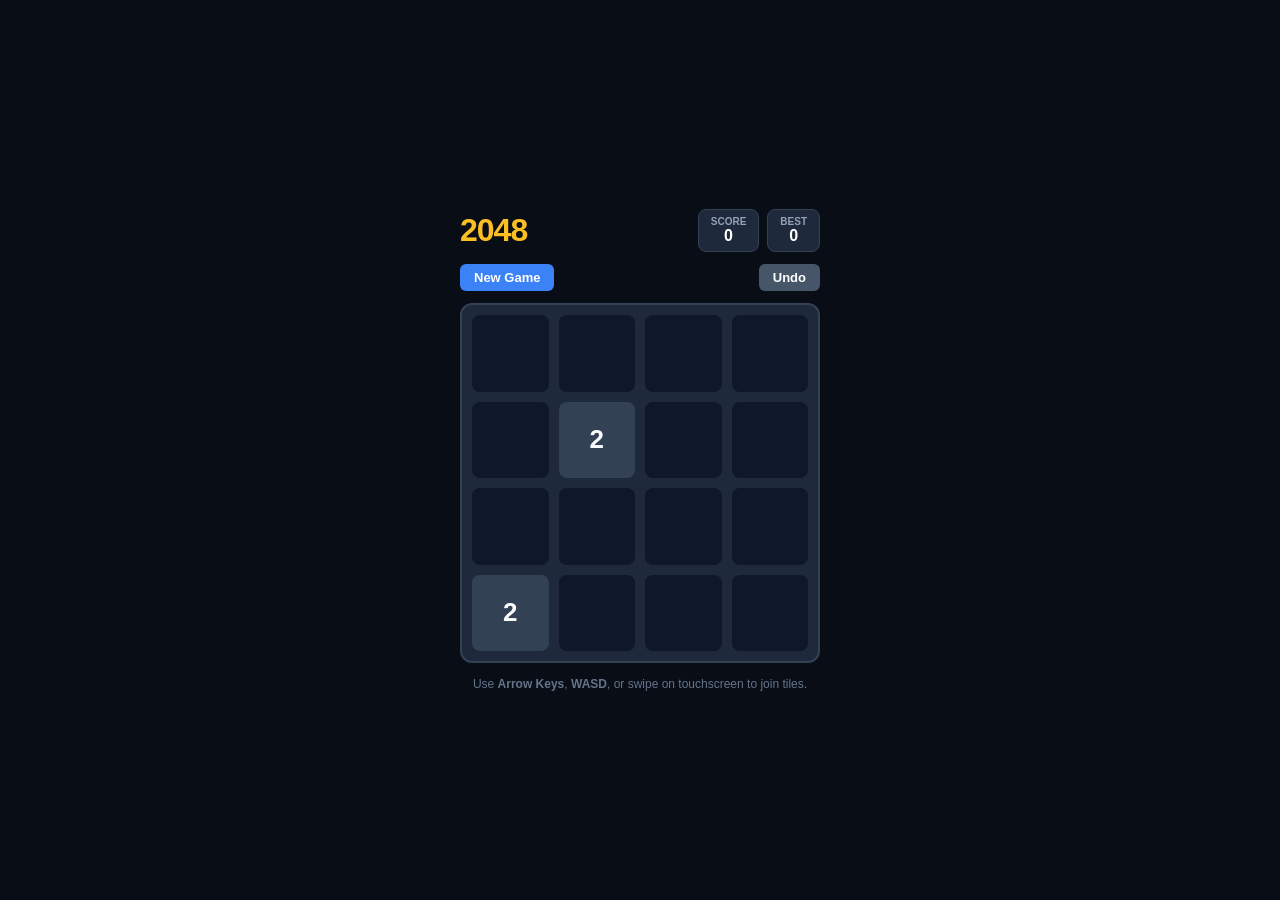
<file: public/games/2048.html>
<!DOCTYPE html>
<html lang="en">
<head>
  <meta charset="UTF-8">
  <meta name="viewport" content="width=device-width, initial-scale=1.0, user-scalable=no">
  <title>2048 Classic</title>
  <style>
    * { box-sizing: border-box; margin: 0; padding: 0; user-select: none; }
    body {
      background: #090d16;
      color: #f8fafc;
      font-family: -apple-system, BlinkMacSystemFont, "Segoe UI", Roboto, sans-serif;
      display: flex;
      flex-direction: column;
      align-items: center;
      justify-content: center;
      min-height: 100vh;
      padding: 10px;
    }
    .header-bar {
      display: flex;
      justify-content: space-between;
      align-items: center;
      width: 360px;
      max-width: 95vw;
      margin-bottom: 12px;
    }
    .title {
      font-size: 32px;
      font-weight: 800;
      color: #fbbf24;
      letter-spacing: -1px;
    }
    .scores {
      display: flex;
      gap: 8px;
    }
    .score-chip {
      background: #1e293b;
      border: 1px solid #334155;
      padding: 6px 12px;
      border-radius: 8px;
      text-align: center;
    }
    .score-label {
      font-size: 10px;
      color: #94a3b8;
      text-transform: uppercase;
      font-weight: 700;
    }
    .score-value {
      font-size: 16px;
      font-weight: 700;
      color: #ffffff;
    }
    .controls-row {
      display: flex;
      justify-content: space-between;
      width: 360px;
      max-width: 95vw;
      margin-bottom: 12px;
    }
    .action-btn {
      background: #3b82f6;
      color: white;
      border: none;
      padding: 6px 14px;
      border-radius: 6px;
      font-size: 13px;
      font-weight: 600;
      cursor: pointer;
    }
    .action-btn:hover { background: #2563eb; }
    .grid-board {
      width: 360px;
      height: 360px;
      max-width: 95vw;
      max-height: 95vw;
      background: #1e293b;
      border: 2px solid #334155;
      border-radius: 12px;
      padding: 10px;
      display: grid;
      grid-template-columns: repeat(4, 1fr);
      grid-template-rows: repeat(4, 1fr);
      gap: 10px;
      position: relative;
    }
    .tile {
      background: #0f172a;
      border-radius: 8px;
      display: flex;
      align-items: center;
      justify-content: center;
      font-size: 26px;
      font-weight: 800;
      transition: transform 0.12s ease, background-color 0.12s ease;
    }
    .t-2 { background: #334155; color: #f8fafc; }
    .t-4 { background: #475569; color: #f8fafc; }
    .t-8 { background: #f97316; color: #ffffff; }
    .t-16 { background: #ea580c; color: #ffffff; }
    .t-32 { background: #f43f5e; color: #ffffff; }
    .t-64 { background: #e11d48; color: #ffffff; }
    .t-128 { background: #eab308; color: #ffffff; font-size: 22px; }
    .t-256 { background: #ca8a04; color: #ffffff; font-size: 22px; }
    .t-512 { background: #84cc16; color: #ffffff; font-size: 22px; }
    .t-1024 { background: #10b981; color: #ffffff; font-size: 18px; }
    .t-2048 { background: #06b6d4; color: #ffffff; font-size: 18px; box-shadow: 0 0 15px #06b6d4; }
    .t-super { background: #8b5cf6; color: #ffffff; font-size: 16px; }

    #overlay {
      position: absolute;
      inset: 0;
      background: rgba(9, 13, 22, 0.9);
      border-radius: 10px;
      display: flex;
      flex-direction: column;
      align-items: center;
      justify-content: center;
      opacity: 0;
      pointer-events: none;
      transition: opacity 0.2s;
    }
    #overlay.active { opacity: 1; pointer-events: auto; }
    .msg { font-size: 24px; font-weight: 700; margin-bottom: 12px; }
    .hint { font-size: 12px; color: #64748b; margin-top: 14px; text-align: center; }
  </style>
</head>
<body>
  <div class="header-bar">
    <div class="title">2048</div>
    <div class="scores">
      <div class="score-chip">
        <div class="score-label">Score</div>
        <div class="score-value" id="score">0</div>
      </div>
      <div class="score-chip">
        <div class="score-label">Best</div>
        <div class="score-value" id="best">0</div>
      </div>
    </div>
  </div>

  <div class="controls-row">
    <button class="action-btn" id="new-btn">New Game</button>
    <button class="action-btn" id="undo-btn" style="background: #475569;">Undo</button>
  </div>

  <div class="grid-board" id="board">
    <div id="overlay">
      <div class="msg" id="game-over-msg">Game Over!</div>
      <button class="action-btn" id="retry-btn">Try Again</button>
    </div>
  </div>

  <div class="hint">Use <b>Arrow Keys</b>, <b>WASD</b>, or swipe on touchscreen to join tiles.</div>

  <script>
    const boardEl = document.getElementById('board');
    const scoreEl = document.getElementById('score');
    const bestEl = document.getElementById('best');
    const overlay = document.getElementById('overlay');
    const gameOverMsg = document.getElementById('game-over-msg');
    const newBtn = document.getElementById('new-btn');
    const retryBtn = document.getElementById('retry-btn');
    const undoBtn = document.getElementById('undo-btn');

    let board = [
      [0, 0, 0, 0],
      [0, 0, 0, 0],
      [0, 0, 0, 0],
      [0, 0, 0, 0]
    ];
    let previousState = null;
    let score = 0;
    let previousScore = 0;
    let best = parseInt(localStorage.getItem('2048_best') || '0', 10);
    bestEl.innerText = best;

    // Web Audio
    const audioCtx = new (window.AudioContext || window.webkitAudioContext)();
    function playTone(freq, dur = 0.05) {
      if (audioCtx.state === 'suspended') audioCtx.resume();
      try {
        const osc = audioCtx.createOscillator();
        const gain = audioCtx.createGain();
        osc.frequency.value = freq;
        gain.gain.setValueAtTime(0.08, audioCtx.currentTime);
        gain.gain.exponentialRampToValueAtTime(0.01, audioCtx.currentTime + dur);
        osc.connect(gain);
        gain.connect(audioCtx.destination);
        osc.start();
        osc.stop(audioCtx.currentTime + dur);
      } catch(e) {}
    }

    function init() {
      // create 16 tile slots
      for (let i = 0; i < 16; i++) {
        const slot = document.createElement('div');
        slot.className = 'tile';
        slot.id = 'cell-' + i;
        boardEl.appendChild(slot);
      }
      resetGame();
    }

    function resetGame() {
      board = [
        [0, 0, 0, 0],
        [0, 0, 0, 0],
        [0, 0, 0, 0],
        [0, 0, 0, 0]
      ];
      score = 0;
      scoreEl.innerText = score;
      overlay.classList.remove('active');
      addRandomTile();
      addRandomTile();
      render();
    }

    function addRandomTile() {
      const empty = [];
      for (let r = 0; r < 4; r++) {
        for (let c = 0; c < 4; c++) {
          if (board[r][c] === 0) empty.push({ r, c });
        }
      }
      if (empty.length > 0) {
        const pick = empty[Math.floor(Math.random() * empty.length)];
        board[pick.r][pick.c] = Math.random() < 0.9 ? 2 : 4;
      }
    }

    function render() {
      for (let r = 0; r < 4; r++) {
        for (let c = 0; c < 4; c++) {
          const val = board[r][c];
          const cell = document.getElementById('cell-' + (r * 4 + c));
          cell.innerText = val > 0 ? val : '';
          cell.className = 'tile ' + (val > 0 ? (val > 2048 ? 't-super' : 't-' + val) : '');
        }
      }
    }

    function slideRow(row) {
      let filtered = row.filter(val => val !== 0);
      let newRow = [];
      for (let i = 0; i < filtered.length; i++) {
        if (i < filtered.length - 1 && filtered[i] === filtered[i + 1]) {
          const combined = filtered[i] * 2;
          newRow.push(combined);
          score += combined;
          playTone(300 + Math.min(combined, 1000));
          i++;
        } else {
          newRow.push(filtered[i]);
        }
      }
      while (newRow.length < 4) newRow.push(0);
      return newRow;
    }

    function move(dir) {
      const original = JSON.stringify(board);
      saveState();

      if (dir === 'left') {
        for (let r = 0; r < 4; r++) board[r] = slideRow(board[r]);
      } else if (dir === 'right') {
        for (let r = 0; r < 4; r++) board[r] = slideRow(board[r].slice().reverse()).reverse();
      } else if (dir === 'up') {
        for (let c = 0; c < 4; c++) {
          let col = [board[0][c], board[1][c], board[2][c], board[3][c]];
          let newCol = slideRow(col);
          for (let r = 0; r < 4; r++) board[r][c] = newCol[r];
        }
      } else if (dir === 'down') {
        for (let c = 0; c < 4; c++) {
          let col = [board[0][c], board[1][c], board[2][c], board[3][c]].reverse();
          let newCol = slideRow(col).reverse();
          for (let r = 0; r < 4; r++) board[r][c] = newCol[r];
        }
      }

      if (original !== JSON.stringify(board)) {
        addRandomTile();
        scoreEl.innerText = score;
        if (score > best) {
          best = score;
          bestEl.innerText = best;
          localStorage.setItem('2048_best', best);
        }
        render();
        checkGameOver();
      }
    }

    function saveState() {
      previousState = JSON.parse(JSON.stringify(board));
      previousScore = score;
    }

    function undo() {
      if (previousState) {
        board = JSON.parse(JSON.stringify(previousState));
        score = previousScore;
        scoreEl.innerText = score;
        previousState = null;
        render();
      }
    }

    function checkGameOver() {
      // Check for 2048 win
      for (let r = 0; r < 4; r++) {
        for (let c = 0; c < 4; c++) {
          if (board[r][c] === 2048 && !board.won) {
            gameOverMsg.innerText = 'You reached 2048!';
            overlay.classList.add('active');
            board.won = true;
            return;
          }
        }
      }

      // Check empty
      for (let r = 0; r < 4; r++) {
        for (let c = 0; c < 4; c++) {
          if (board[r][c] === 0) return;
          if (r < 3 && board[r][c] === board[r + 1][c]) return;
          if (c < 3 && board[r][c] === board[r][c + 1]) return;
        }
      }

      gameOverMsg.innerText = 'Game Over!';
      overlay.classList.add('active');
    }

    window.addEventListener('keydown', (e) => {
      if (e.key === 'ArrowLeft' || e.key === 'a' || e.key === 'A') move('left');
      else if (e.key === 'ArrowRight' || e.key === 'd' || e.key === 'D') move('right');
      else if (e.key === 'ArrowUp' || e.key === 'w' || e.key === 'W') move('up');
      else if (e.key === 'ArrowDown' || e.key === 's' || e.key === 'S') move('down');
    });

    // Touch swipe
    let touchStartX = 0;
    let touchStartY = 0;
    boardEl.addEventListener('touchstart', (e) => {
      touchStartX = e.touches[0].clientX;
      touchStartY = e.touches[0].clientY;
    }, { passive: true });

    boardEl.addEventListener('touchend', (e) => {
      const diffX = e.changedTouches[0].clientX - touchStartX;
      const diffY = e.changedTouches[0].clientY - touchStartY;
      if (Math.abs(diffX) > Math.abs(diffY)) {
        if (diffX > 30) move('right');
        else if (diffX < -30) move('left');
      } else {
        if (diffY > 30) move('down');
        else if (diffY < -30) move('up');
      }
    }, { passive: true });

    newBtn.onclick = resetGame;
    retryBtn.onclick = resetGame;
    undoBtn.onclick = undo;

    init();
  </script>
</body>
</html>
</file>
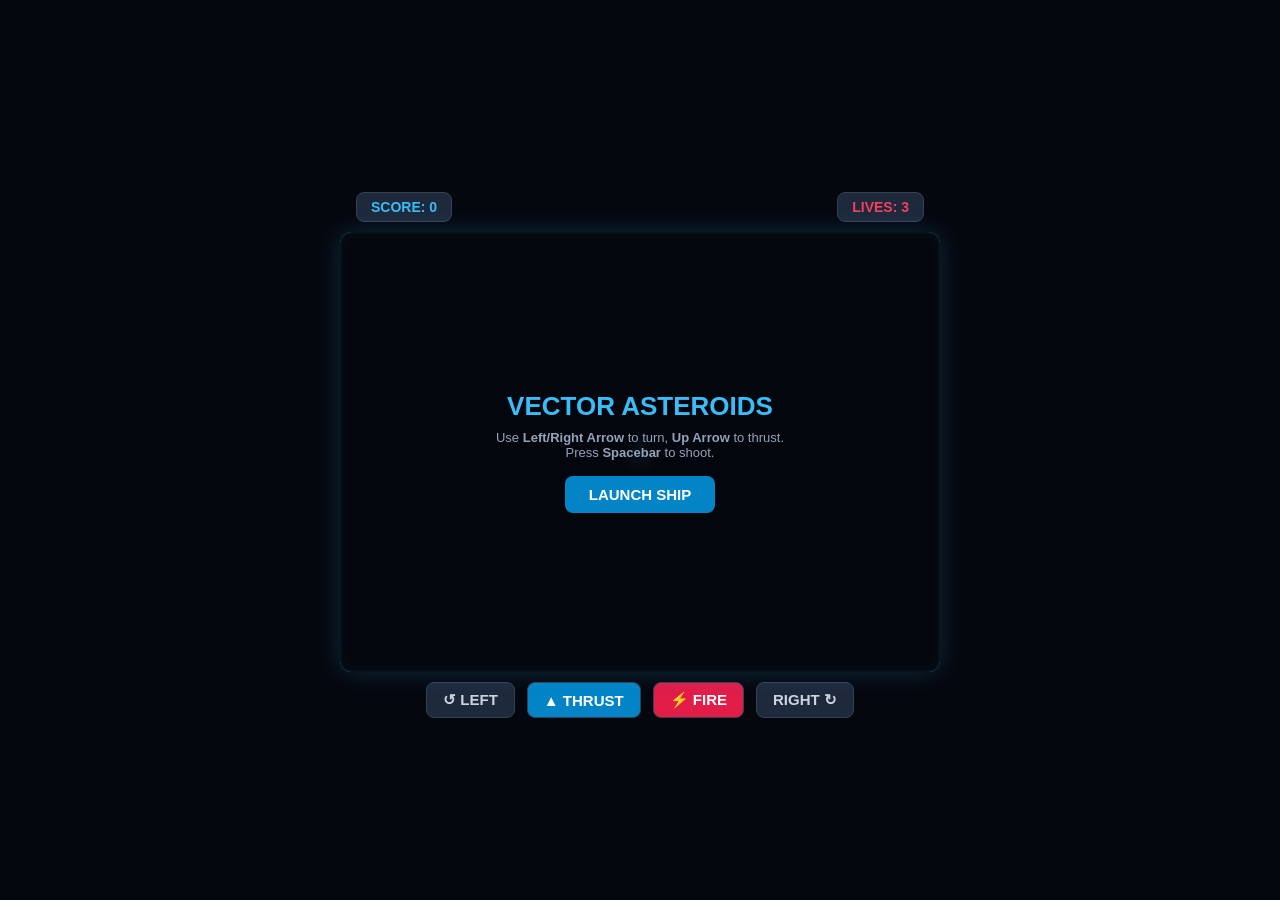
<file: public/games/asteroids.html>
<!DOCTYPE html>
<html lang="en">
<head>
  <meta charset="UTF-8">
  <meta name="viewport" content="width=device-width, initial-scale=1.0, user-scalable=no">
  <title>Vector Asteroids</title>
  <style>
    * { box-sizing: border-box; margin: 0; padding: 0; user-select: none; }
    body {
      background: #05070e;
      color: #f8fafc;
      font-family: -apple-system, BlinkMacSystemFont, "Segoe UI", Roboto, sans-serif;
      display: flex;
      flex-direction: column;
      align-items: center;
      justify-content: center;
      min-height: 100vh;
      overflow: hidden;
    }
    #hud {
      display: flex;
      justify-content: space-between;
      width: 100%;
      max-width: 600px;
      padding: 10px 16px;
      font-size: 14px;
      font-weight: 700;
    }
    .hud-box {
      background: #1e293b;
      padding: 6px 14px;
      border-radius: 8px;
      border: 1px solid #334155;
    }
    #canvas-container {
      position: relative;
      width: 600px;
      height: 440px;
      max-width: 95vw;
      max-height: 70vh;
    }
    canvas {
      width: 100%;
      height: 100%;
      background: #02040a;
      border: 2px solid #38bdf8;
      border-radius: 12px;
      box-shadow: 0 0 25px rgba(56, 189, 248, 0.2);
      display: block;
    }
    #overlay {
      position: absolute;
      inset: 0;
      background: rgba(5, 7, 14, 0.9);
      backdrop-filter: blur(4px);
      display: flex;
      flex-direction: column;
      align-items: center;
      justify-content: center;
      border-radius: 12px;
    }
    #overlay.hidden { display: none; }
    h1 { font-size: 26px; color: #38bdf8; margin-bottom: 8px; font-weight: 800; }
    p { font-size: 13px; color: #94a3b8; margin-bottom: 16px; text-align: center; }
    button {
      background: #0284c7;
      color: white;
      border: none;
      padding: 10px 24px;
      font-size: 15px;
      font-weight: 700;
      border-radius: 8px;
      cursor: pointer;
    }
    button:hover { background: #0369a1; }
    #touch-bar {
      display: flex;
      gap: 12px;
      margin-top: 10px;
    }
    .t-btn {
      padding: 8px 16px;
      background: #1e293b;
      border: 1px solid #334155;
      border-radius: 8px;
      color: #cbd5e1;
      font-weight: 700;
      cursor: pointer;
    }
    .t-btn:active { background: #38bdf8; color: black; }
  </style>
</head>
<body>
  <div id="hud">
    <div class="hud-box" style="color: #38bdf8;">SCORE: <span id="score">0</span></div>
    <div class="hud-box" style="color: #f43f5e;">LIVES: <span id="lives">3</span></div>
  </div>

  <div id="canvas-container">
    <canvas id="canvas" width="600" height="440"></canvas>
    <div id="overlay">
      <h1 id="overlay-title">VECTOR ASTEROIDS</h1>
      <p id="overlay-desc">Use <b>Left/Right Arrow</b> to turn, <b>Up Arrow</b> to thrust.<br>Press <b>Spacebar</b> to shoot.</p>
      <button id="start-btn">LAUNCH SHIP</button>
    </div>
  </div>

  <div id="touch-bar">
    <button class="t-btn" id="btn-left">↺ LEFT</button>
    <button class="t-btn" id="btn-thrust" style="background: #0284c7; color: white;">▲ THRUST</button>
    <button class="t-btn" id="btn-fire" style="background: #e11d48; color: white;">⚡ FIRE</button>
    <button class="t-btn" id="btn-right">RIGHT ↻</button>
  </div>

  <script>
    const canvas = document.getElementById('canvas');
    const ctx = canvas.getContext('2d');
    const scoreEl = document.getElementById('score');
    const livesEl = document.getElementById('lives');
    const overlay = document.getElementById('overlay');
    const overlayTitle = document.getElementById('overlay-title');
    const startBtn = document.getElementById('start-btn');

    let ship = {
      x: 300, y: 220, r: 12,
      angle: -Math.PI / 2,
      rotation: 0,
      thrust: false,
      vx: 0, vy: 0
    };

    let asteroids = [];
    let lasers = [];
    let score = 0;
    let lives = 3;
    let isRunning = false;
    let keys = {};

    // Web Audio FX
    const audioCtx = new (window.AudioContext || window.webkitAudioContext)();
    function playTone(freq, dur = 0.05, type = 'sine') {
      if (audioCtx.state === 'suspended') audioCtx.resume();
      try {
        const osc = audioCtx.createOscillator();
        const gain = audioCtx.createGain();
        osc.type = type;
        osc.frequency.setValueAtTime(freq, audioCtx.currentTime);
        gain.gain.setValueAtTime(0.1, audioCtx.currentTime);
        gain.gain.linearRampToValueAtTime(0, audioCtx.currentTime + dur);
        osc.connect(gain);
        gain.connect(audioCtx.destination);
        osc.start();
        osc.stop(audioCtx.currentTime + dur);
      } catch(e) {}
    }

    function createAsteroid(x, y, r) {
      const vertCount = Math.floor(Math.random() * 4) + 8;
      const offsets = [];
      for (let i = 0; i < vertCount; i++) {
        offsets.push(Math.random() * 0.4 + 0.8);
      }
      return {
        x, y, r,
        vx: (Math.random() - 0.5) * (80 / r),
        vy: (Math.random() - 0.5) * (80 / r),
        vertCount, offsets
      };
    }

    function spawnAsteroidBelt(count = 5) {
      asteroids = [];
      for (let i = 0; i < count; i++) {
        let x, y;
        do {
          x = Math.random() * canvas.width;
          y = Math.random() * canvas.height;
        } while (Math.hypot(x - ship.x, y - ship.y) < 120);
        asteroids.push(createAsteroid(x, y, 40));
      }
    }

    function fireLaser() {
      if (!isRunning) return;
      if (lasers.length < 5) {
        lasers.push({
          x: ship.x + Math.cos(ship.angle) * ship.r,
          y: ship.y + Math.sin(ship.angle) * ship.r,
          vx: Math.cos(ship.angle) * 8 + ship.vx * 0.5,
          vy: Math.sin(ship.angle) * 8 + ship.vy * 0.5,
          life: 45
        });
        playTone(800, 0.06);
      }
    }

    function start() {
      ship.x = canvas.width / 2;
      ship.y = canvas.height / 2;
      ship.vx = 0;
      ship.vy = 0;
      ship.angle = -Math.PI / 2;
      score = 0;
      lives = 3;
      scoreEl.innerText = score;
      livesEl.innerText = lives;
      lasers = [];
      spawnAsteroidBelt(5);
      overlay.classList.add('hidden');
      isRunning = true;
      requestAnimationFrame(loop);
    }

    function loop() {
      if (!isRunning) return;

      // Ship turn
      if (keys['ArrowLeft'] || keys['a'] || keys['A']) ship.angle -= 0.07;
      if (keys['ArrowRight'] || keys['d'] || keys['D']) ship.angle += 0.07;

      // Thrust
      ship.thrust = (keys['ArrowUp'] || keys['w'] || keys['W']);
      if (ship.thrust) {
        ship.vx += Math.cos(ship.angle) * 0.15;
        ship.vy += Math.sin(ship.angle) * 0.15;
        if (Math.random() < 0.2) playTone(90, 0.04, 'sawtooth');
      }

      // Drag
      ship.vx *= 0.985;
      ship.vy *= 0.985;

      // Position update
      ship.x += ship.vx;
      ship.y += ship.vy;

      // Wrap edges
      if (ship.x < 0) ship.x = canvas.width;
      if (ship.x > canvas.width) ship.x = 0;
      if (ship.y < 0) ship.y = canvas.height;
      if (ship.y > canvas.height) ship.y = 0;

      // Lasers
      for (let i = lasers.length - 1; i >= 0; i--) {
        const l = lasers[i];
        l.x += l.vx;
        l.y += l.vy;
        l.life--;

        if (l.x < 0) l.x = canvas.width;
        if (l.x > canvas.width) l.x = 0;
        if (l.y < 0) l.y = canvas.height;
        if (l.y > canvas.height) l.y = 0;

        if (l.life <= 0) lasers.splice(i, 1);
      }

      // Asteroids move & collision
      for (let ai = asteroids.length - 1; ai >= 0; ai--) {
        const a = asteroids[ai];
        a.x += a.vx;
        a.y += a.vy;

        if (a.x < -a.r) a.x = canvas.width + a.r;
        if (a.x > canvas.width + a.r) a.x = -a.r;
        if (a.y < -a.r) a.y = canvas.height + a.r;
        if (a.y > canvas.height + a.r) a.y = -a.r;

        // Ship collision
        if (Math.hypot(ship.x - a.x, ship.y - a.y) < ship.r + a.r * 0.8) {
          lives--;
          livesEl.innerText = lives;
          playTone(130, 0.3, 'sawtooth');
          ship.x = canvas.width / 2;
          ship.y = canvas.height / 2;
          ship.vx = 0;
          ship.vy = 0;
          if (lives <= 0) {
            endGame(false);
            return;
          }
        }

        // Laser hit asteroid
        for (let li = lasers.length - 1; li >= 0; li--) {
          const l = lasers[li];
          if (Math.hypot(l.x - a.x, l.y - a.y) < a.r) {
            lasers.splice(li, 1);
            score += Math.floor(1000 / a.r);
            scoreEl.innerText = score;
            playTone(260, 0.15, 'sawtooth');

            if (a.r > 20) {
              asteroids.push(createAsteroid(a.x, a.y, a.r / 2));
              asteroids.push(createAsteroid(a.x, a.y, a.r / 2));
            }
            asteroids.splice(ai, 1);
            break;
          }
        }
      }

      if (asteroids.length === 0) {
        spawnAsteroidBelt(6);
      }

      render();
      requestAnimationFrame(loop);
    }

    function render() {
      ctx.fillStyle = '#02040a';
      ctx.fillRect(0, 0, canvas.width, canvas.height);

      // Asteroids
      ctx.strokeStyle = '#94a3b8';
      ctx.lineWidth = 1.5;
      asteroids.forEach(a => {
        ctx.beginPath();
        for (let i = 0; i < a.vertCount; i++) {
          const angle = (i / a.vertCount) * Math.PI * 2;
          const dist = a.r * a.offsets[i];
          const px = a.x + Math.cos(angle) * dist;
          const py = a.y + Math.sin(angle) * dist;
          if (i === 0) ctx.moveTo(px, py);
          else ctx.lineTo(px, py);
        }
        ctx.closePath();
        ctx.stroke();
      });

      // Lasers
      ctx.fillStyle = '#f43f5e';
      ctx.shadowColor = '#f43f5e';
      ctx.shadowBlur = 8;
      lasers.forEach(l => {
        ctx.beginPath();
        ctx.arc(l.x, l.y, 3, 0, Math.PI * 2);
        ctx.fill();
      });
      ctx.shadowBlur = 0;

      // Ship
      ctx.save();
      ctx.translate(ship.x, ship.y);
      ctx.rotate(ship.angle);

      ctx.strokeStyle = '#38bdf8';
      ctx.shadowColor = '#38bdf8';
      ctx.shadowBlur = 6;
      ctx.lineWidth = 2;
      ctx.beginPath();
      ctx.moveTo(ship.r, 0);
      ctx.lineTo(-ship.r, -ship.r * 0.7);
      ctx.lineTo(-ship.r * 0.5, 0);
      ctx.lineTo(-ship.r, ship.r * 0.7);
      ctx.closePath();
      ctx.stroke();

      // Flame
      if (ship.thrust) {
        ctx.strokeStyle = '#fb923c';
        ctx.beginPath();
        ctx.moveTo(-ship.r * 0.6, -ship.r * 0.3);
        ctx.lineTo(-ship.r * 1.5, 0);
        ctx.lineTo(-ship.r * 0.6, ship.r * 0.3);
        ctx.stroke();
      }

      ctx.restore();
    }

    function endGame(won) {
      isRunning = false;
      overlayTitle.innerText = 'VESSEL DESTROYED';
      document.getElementById('overlay-desc').innerText = `Final Score: ${score}`;
      startBtn.innerText = 'RESTART SYSTEM';
      overlay.classList.remove('hidden');
    }

    window.addEventListener('keydown', (e) => {
      keys[e.key] = true;
      if (e.code === 'Space' || e.key === ' ') {
        e.preventDefault();
        fireLaser();
      }
    });
    window.addEventListener('keyup', (e) => { keys[e.key] = false; });

    document.getElementById('btn-left').onmousedown = () => { keys['ArrowLeft'] = true; };
    document.getElementById('btn-left').onmouseup = () => { keys['ArrowLeft'] = false; };
    document.getElementById('btn-right').onmousedown = () => { keys['ArrowRight'] = true; };
    document.getElementById('btn-right').onmouseup = () => { keys['ArrowRight'] = false; };
    document.getElementById('btn-thrust').onmousedown = () => { keys['ArrowUp'] = true; };
    document.getElementById('btn-thrust').onmouseup = () => { keys['ArrowUp'] = false; };
    document.getElementById('btn-fire').onclick = fireLaser;

    startBtn.onclick = start;
    render();
  </script>
</body>
</html>
</file>
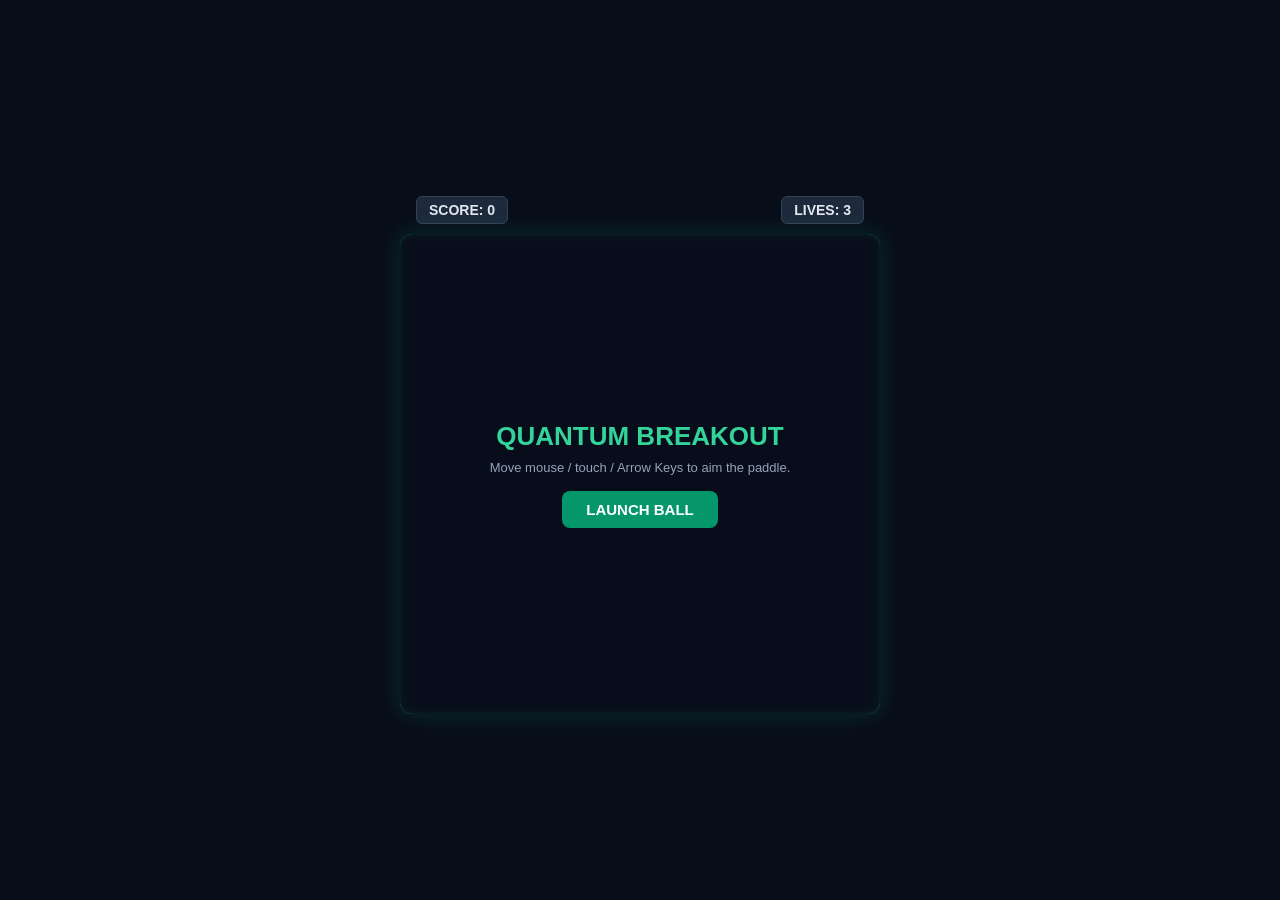
<file: public/games/breakout.html>
<!DOCTYPE html>
<html lang="en">
<head>
  <meta charset="UTF-8">
  <meta name="viewport" content="width=device-width, initial-scale=1.0, user-scalable=no">
  <title>Quantum Breakout</title>
  <style>
    * { box-sizing: border-box; margin: 0; padding: 0; user-select: none; }
    body {
      background: #080d1a;
      color: #e2e8f0;
      font-family: -apple-system, BlinkMacSystemFont, "Segoe UI", Roboto, sans-serif;
      display: flex;
      flex-direction: column;
      align-items: center;
      justify-content: center;
      min-height: 100vh;
      overflow: hidden;
    }
    #hud {
      display: flex;
      justify-content: space-between;
      width: 100%;
      max-width: 480px;
      padding: 10px 16px;
      font-size: 14px;
      font-weight: 700;
    }
    .hud-chip {
      background: #1e293b;
      padding: 5px 12px;
      border-radius: 6px;
      border: 1px solid #334155;
    }
    #canvas-container {
      position: relative;
      width: 480px;
      height: 480px;
      max-width: 95vw;
      max-height: 80vh;
    }
    canvas {
      width: 100%;
      height: 100%;
      background: #0f172a;
      border: 2px solid #10b981;
      border-radius: 12px;
      box-shadow: 0 0 25px rgba(16, 185, 129, 0.2);
      display: block;
    }
    #overlay {
      position: absolute;
      top: 0; left: 0; right: 0; bottom: 0;
      background: rgba(8, 13, 26, 0.88);
      backdrop-filter: blur(4px);
      display: flex;
      flex-direction: column;
      align-items: center;
      justify-content: center;
      border-radius: 12px;
    }
    #overlay.hidden { display: none; }
    h1 { font-size: 26px; margin-bottom: 8px; color: #34d399; }
    p { font-size: 13px; color: #94a3b8; margin-bottom: 16px; text-align: center; }
    button {
      background: #059669;
      color: white;
      border: none;
      padding: 10px 24px;
      font-size: 15px;
      font-weight: 600;
      border-radius: 8px;
      cursor: pointer;
    }
    button:hover { background: #047857; }
  </style>
</head>
<body>
  <div id="hud">
    <div class="hud-chip">SCORE: <span id="score">0</span></div>
    <div class="hud-chip">LIVES: <span id="lives">3</span></div>
  </div>

  <div id="canvas-container">
    <canvas id="gameCanvas" width="480" height="480"></canvas>
    <div id="overlay">
      <h1 id="overlay-title">QUANTUM BREAKOUT</h1>
      <p>Move mouse / touch / Arrow Keys to aim the paddle.</p>
      <button id="start-btn">LAUNCH BALL</button>
    </div>
  </div>

  <script>
    const canvas = document.getElementById('gameCanvas');
    const ctx = canvas.getContext('2d');
    const scoreEl = document.getElementById('score');
    const livesEl = document.getElementById('lives');
    const overlay = document.getElementById('overlay');
    const overlayTitle = document.getElementById('overlay-title');
    const startBtn = document.getElementById('start-btn');

    let paddleW = 85;
    let paddleH = 12;
    let paddleX = (canvas.width - paddleW) / 2;
    let rightPressed = false;
    let leftPressed = false;

    let ballRadius = 7;
    let x = canvas.width / 2;
    let y = canvas.height - 35;
    let dx = 4;
    let dy = -4;

    let brickRowCount = 5;
    let brickColumnCount = 7;
    let brickWidth = 56;
    let brickHeight = 18;
    let brickPadding = 9;
    let brickOffsetTop = 45;
    let brickOffsetLeft = 18;

    const rowColors = ['#ef4444', '#f97316', '#eab308', '#10b981', '#06b6d4'];

    let bricks = [];
    let score = 0;
    let lives = 3;
    let isRunning = false;

    // Web Audio FX
    const audioCtx = new (window.AudioContext || window.webkitAudioContext)();
    function playBeep(freq, dur = 0.05) {
      if (audioCtx.state === 'suspended') audioCtx.resume();
      try {
        const osc = audioCtx.createOscillator();
        const gain = audioCtx.createGain();
        osc.frequency.value = freq;
        gain.gain.setValueAtTime(0.1, audioCtx.currentTime);
        gain.gain.exponentialRampToValueAtTime(0.01, audioCtx.currentTime + dur);
        osc.connect(gain);
        gain.connect(audioCtx.destination);
        osc.start();
        osc.stop(audioCtx.currentTime + dur);
      } catch(e) {}
    }

    function initBricks() {
      bricks = [];
      for (let c = 0; c < brickColumnCount; c++) {
        bricks[c] = [];
        for (let r = 0; r < brickRowCount; r++) {
          bricks[c][r] = { x: 0, y: 0, status: 1, color: rowColors[r] };
        }
      }
    }

    function startGame() {
      initBricks();
      score = 0;
      lives = 3;
      scoreEl.innerText = score;
      livesEl.innerText = lives;
      resetBall();
      isRunning = true;
      overlay.classList.add('hidden');
      draw();
    }

    function resetBall() {
      x = canvas.width / 2;
      y = canvas.height - 35;
      dx = (Math.random() > 0.5 ? 4 : -4);
      dy = -4;
      paddleX = (canvas.width - paddleW) / 2;
    }

    function collisionDetection() {
      let activeBricks = 0;
      for (let c = 0; c < brickColumnCount; c++) {
        for (let r = 0; r < brickRowCount; r++) {
          let b = bricks[c][r];
          if (b.status === 1) {
            activeBricks++;
            if (x > b.x && x < b.x + brickWidth && y > b.y && y < b.y + brickHeight) {
              dy = -dy;
              b.status = 0;
              score += (brickRowCount - r) * 10;
              scoreEl.innerText = score;
              playBeep(400 + (brickRowCount - r) * 80);
            }
          }
        }
      }
      if (activeBricks === 0) {
        isRunning = false;
        overlayTitle.innerText = 'SECTOR CLEARED! VICTORY!';
        startBtn.innerText = 'PLAY AGAIN';
        overlay.classList.remove('hidden');
        playBeep(880, 0.3);
      }
    }

    function draw() {
      if (!isRunning) return;

      ctx.fillStyle = '#0f172a';
      ctx.fillRect(0, 0, canvas.width, canvas.height);

      // Bricks
      for (let c = 0; c < brickColumnCount; c++) {
        for (let r = 0; r < brickRowCount; r++) {
          if (bricks[c][r].status === 1) {
            let brickX = (c * (brickWidth + brickPadding)) + brickOffsetLeft;
            let brickY = (r * (brickHeight + brickPadding)) + brickOffsetTop;
            bricks[c][r].x = brickX;
            bricks[c][r].y = brickY;
            ctx.fillStyle = bricks[c][r].color;
            ctx.shadowColor = bricks[c][r].color;
            ctx.shadowBlur = 6;
            ctx.beginPath();
            ctx.roundRect(brickX, brickY, brickWidth, brickHeight, 4);
            ctx.fill();
          }
        }
      }
      ctx.shadowBlur = 0;

      // Ball
      ctx.fillStyle = '#ffffff';
      ctx.shadowColor = '#ffffff';
      ctx.shadowBlur = 8;
      ctx.beginPath();
      ctx.arc(x, y, ballRadius, 0, Math.PI * 2);
      ctx.fill();
      ctx.shadowBlur = 0;

      // Paddle
      ctx.fillStyle = '#10b981';
      ctx.shadowColor = '#10b981';
      ctx.shadowBlur = 8;
      ctx.beginPath();
      ctx.roundRect(paddleX, canvas.height - paddleH - 10, paddleW, paddleH, 6);
      ctx.fill();
      ctx.shadowBlur = 0;

      collisionDetection();

      // Wall bounce
      if (x + dx > canvas.width - ballRadius || x + dx < ballRadius) {
        dx = -dx;
        playBeep(300);
      }
      if (y + dy < ballRadius) {
        dy = -dy;
        playBeep(300);
      } else if (y + dy > canvas.height - paddleH - 10 - ballRadius) {
        if (x > paddleX && x < paddleX + paddleW) {
          // calculate paddle hit angle
          let hitPoint = (x - (paddleX + paddleW / 2)) / (paddleW / 2);
          dx = hitPoint * 5;
          dy = -Math.abs(dy);
          playBeep(520);
        } else if (y + dy > canvas.height - ballRadius) {
          lives--;
          livesEl.innerText = lives;
          playBeep(180, 0.2);
          if (lives <= 0) {
            isRunning = false;
            overlayTitle.innerText = 'GAME OVER';
            startBtn.innerText = 'TRY AGAIN';
            overlay.classList.remove('hidden');
            return;
          } else {
            resetBall();
          }
        }
      }

      // Keyboard movement
      if (rightPressed && paddleX < canvas.width - paddleW) {
        paddleX += 7;
      } else if (leftPressed && paddleX > 0) {
        paddleX -= 7;
      }

      x += dx;
      y += dy;

      requestAnimationFrame(draw);
    }

    // Input listeners
    window.addEventListener('keydown', (e) => {
      if (e.key === 'Right' || e.key === 'ArrowRight' || e.key === 'd') rightPressed = true;
      if (e.key === 'Left' || e.key === 'ArrowLeft' || e.key === 'a') leftPressed = true;
    });
    window.addEventListener('keyup', (e) => {
      if (e.key === 'Right' || e.key === 'ArrowRight' || e.key === 'd') rightPressed = false;
      if (e.key === 'Left' || e.key === 'ArrowLeft' || e.key === 'a') leftPressed = false;
    });

    canvas.addEventListener('mousemove', (e) => {
      let rect = canvas.getBoundingClientRect();
      let scaleX = canvas.width / rect.width;
      let relativeX = (e.clientX - rect.left) * scaleX;
      if (relativeX > 0 && relativeX < canvas.width) {
        paddleX = Math.max(0, Math.min(canvas.width - paddleW, relativeX - paddleW / 2));
      }
    });

    canvas.addEventListener('touchmove', (e) => {
      e.preventDefault();
      let rect = canvas.getBoundingClientRect();
      let scaleX = canvas.width / rect.width;
      let relativeX = (e.touches[0].clientX - rect.left) * scaleX;
      paddleX = Math.max(0, Math.min(canvas.width - paddleW, relativeX - paddleW / 2));
    }, { passive: false });

    startBtn.addEventListener('click', startGame);
    initBricks();
  </script>
</body>
</html>
</file>
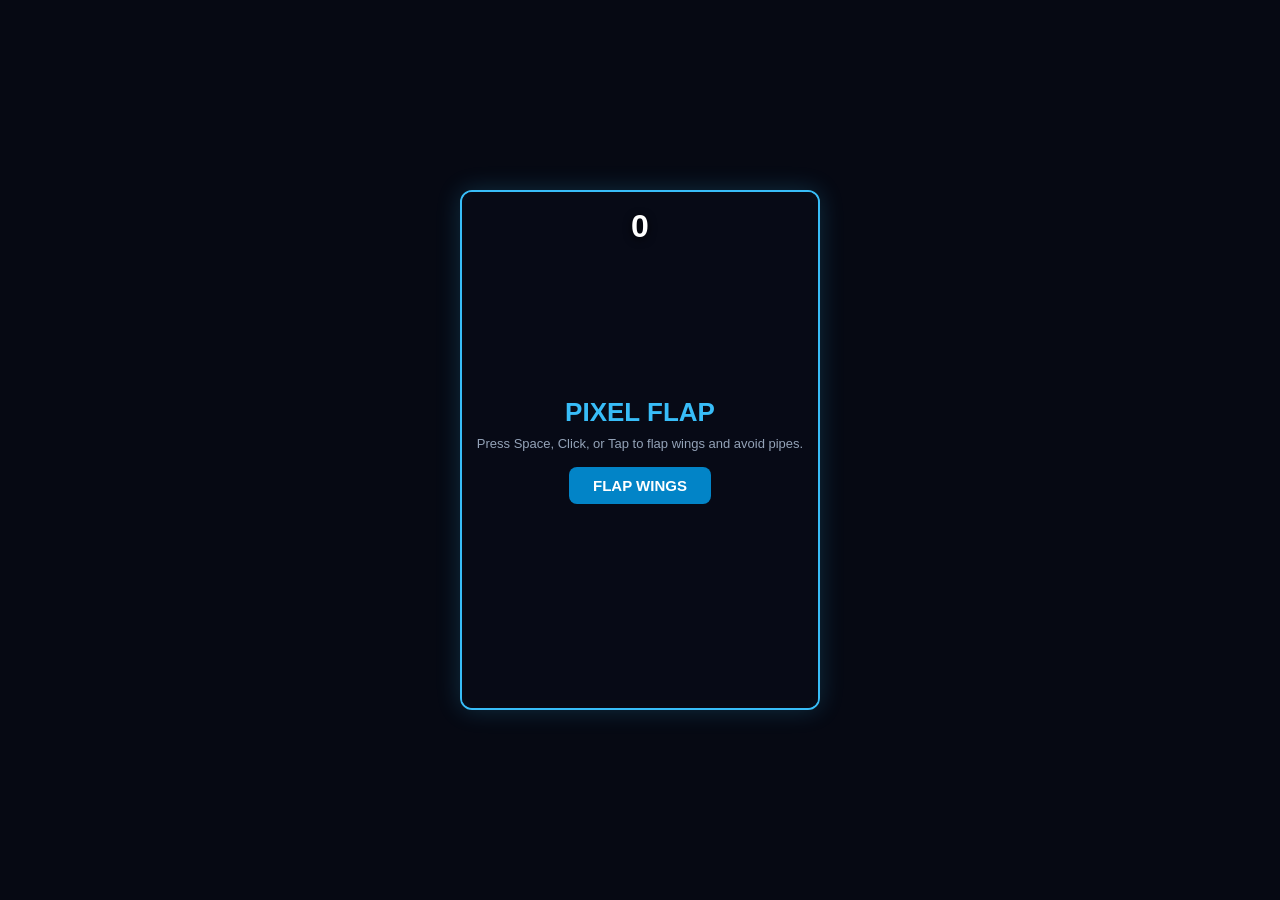
<file: public/games/flappy.html>
<!DOCTYPE html>
<html lang="en">
<head>
  <meta charset="UTF-8">
  <meta name="viewport" content="width=device-width, initial-scale=1.0, user-scalable=no">
  <title>Pixel Flap Bird</title>
  <style>
    * { box-sizing: border-box; margin: 0; padding: 0; user-select: none; }
    body {
      background: #060913;
      color: #f8fafc;
      font-family: -apple-system, BlinkMacSystemFont, "Segoe UI", Roboto, sans-serif;
      display: flex;
      flex-direction: column;
      align-items: center;
      justify-content: center;
      min-height: 100vh;
      overflow: hidden;
    }
    #game-container {
      position: relative;
      width: 360px;
      height: 520px;
      max-width: 95vw;
      max-height: 85vh;
      border: 2px solid #38bdf8;
      border-radius: 12px;
      overflow: hidden;
      box-shadow: 0 0 25px rgba(56, 189, 248, 0.2);
    }
    canvas {
      width: 100%;
      height: 100%;
      display: block;
      background: #0f172a;
    }
    #overlay {
      position: absolute;
      inset: 0;
      background: rgba(6, 9, 19, 0.85);
      backdrop-filter: blur(4px);
      display: flex;
      flex-direction: column;
      align-items: center;
      justify-content: center;
    }
    #overlay.hidden { display: none; }
    h1 { font-size: 26px; color: #38bdf8; margin-bottom: 8px; font-weight: 800; }
    p { font-size: 13px; color: #94a3b8; margin-bottom: 16px; text-align: center; }
    button {
      background: #0284c7;
      color: white;
      border: none;
      padding: 10px 24px;
      font-size: 15px;
      font-weight: 700;
      border-radius: 8px;
      cursor: pointer;
    }
    button:hover { background: #0369a1; }
    #score-hud {
      position: absolute;
      top: 16px;
      left: 0; right: 0;
      text-align: center;
      font-size: 32px;
      font-weight: 800;
      color: white;
      text-shadow: 0 2px 8px rgba(0,0,0,0.8);
      pointer-events: none;
      z-index: 10;
    }
  </style>
</head>
<body>
  <div id="game-container">
    <div id="score-hud">0</div>
    <canvas id="canvas" width="360" height="520"></canvas>
    <div id="overlay">
      <h1 id="overlay-title">PIXEL FLAP</h1>
      <p id="overlay-desc">Press Space, Click, or Tap to flap wings and avoid pipes.</p>
      <button id="start-btn">FLAP WINGS</button>
    </div>
  </div>

  <script>
    const canvas = document.getElementById('canvas');
    const ctx = canvas.getContext('2d');
    const scoreHud = document.getElementById('score-hud');
    const overlay = document.getElementById('overlay');
    const overlayTitle = document.getElementById('overlay-title');
    const startBtn = document.getElementById('start-btn');

    let birdY = 220;
    let birdVelocity = 0;
    const gravity = 0.38;
    const jump = -6.5;
    const birdSize = 16;

    let pipes = [];
    let pipeSpeed = 2.4;
    let pipeSpawnTimer = 0;
    let score = 0;
    let bestScore = parseInt(localStorage.getItem('flappy_best') || '0', 10);
    let isRunning = false;

    // Web Audio FX
    const audioCtx = new (window.AudioContext || window.webkitAudioContext)();
    function playTone(freq, dur = 0.08) {
      if (audioCtx.state === 'suspended') audioCtx.resume();
      try {
        const osc = audioCtx.createOscillator();
        const gain = audioCtx.createGain();
        osc.frequency.value = freq;
        gain.gain.setValueAtTime(0.12, audioCtx.currentTime);
        gain.gain.exponentialRampToValueAtTime(0.01, audioCtx.currentTime + dur);
        osc.connect(gain);
        gain.connect(audioCtx.destination);
        osc.start();
        osc.stop(audioCtx.currentTime + dur);
      } catch(e) {}
    }

    function flap() {
      if (!isRunning) return;
      birdVelocity = jump;
      playTone(480, 0.05);
    }

    function startGame() {
      birdY = 200;
      birdVelocity = 0;
      pipes = [];
      score = 0;
      pipeSpawnTimer = 0;
      scoreHud.innerText = '0';
      overlay.classList.add('hidden');
      isRunning = true;
      playTone(550, 0.1);
      requestAnimationFrame(loop);
    }

    function gameOver() {
      isRunning = false;
      playTone(180, 0.25);
      if (score > bestScore) {
        bestScore = score;
        localStorage.setItem('flappy_best', bestScore);
      }
      overlayTitle.innerText = 'GAME OVER';
      startBtn.innerText = 'PLAY AGAIN';
      document.getElementById('overlay-desc').innerText = `Score: ${score} · Best: ${bestScore}`;
      overlay.classList.remove('hidden');
    }

    function spawnPipe() {
      const gap = 125;
      const minH = 50;
      const maxH = canvas.height - gap - minH;
      const topHeight = Math.floor(Math.random() * (maxH - minH)) + minH;
      pipes.push({
        x: canvas.width,
        topHeight: topHeight,
        bottomY: topHeight + gap,
        width: 48,
        scored: false
      });
    }

    function loop() {
      if (!isRunning) return;

      birdVelocity += gravity;
      birdY += birdVelocity;

      // Ground or ceiling
      if (birdY + birdSize >= canvas.height || birdY - birdSize <= 0) {
        gameOver();
        return;
      }

      // Pipes
      pipeSpawnTimer++;
      if (pipeSpawnTimer > 90) {
        spawnPipe();
        pipeSpawnTimer = 0;
      }

      for (let i = pipes.length - 1; i >= 0; i--) {
        const p = pipes[i];
        p.x -= pipeSpeed;

        // Collision box
        const birdLeft = 70 - birdSize;
        const birdRight = 70 + birdSize;
        const birdTop = birdY - birdSize;
        const birdBottom = birdY + birdSize;

        if (birdRight > p.x && birdLeft < p.x + p.width) {
          if (birdTop < p.topHeight || birdBottom > p.bottomY) {
            gameOver();
            return;
          }
        }

        // Score
        if (!p.scored && p.x + p.width < 70) {
          p.scored = true;
          score++;
          scoreHud.innerText = score;
          playTone(660, 0.08);
        }

        if (p.x + p.width < 0) {
          pipes.splice(i, 1);
        }
      }

      render();
      requestAnimationFrame(loop);
    }

    function render() {
      // Sky
      ctx.fillStyle = '#0f172a';
      ctx.fillRect(0, 0, canvas.width, canvas.height);

      // Stars
      ctx.fillStyle = '#334155';
      ctx.fillRect(40, 60, 2, 2);
      ctx.fillRect(140, 120, 2, 2);
      ctx.fillRect(250, 45, 2, 2);
      ctx.fillRect(310, 180, 2, 2);

      // Pipes
      pipes.forEach(p => {
        // Top pipe
        ctx.fillStyle = '#10b981';
        ctx.fillRect(p.x, 0, p.width, p.topHeight);
        ctx.fillStyle = '#059669';
        ctx.fillRect(p.x - 3, p.topHeight - 16, p.width + 6, 16);

        // Bottom pipe
        ctx.fillStyle = '#10b981';
        ctx.fillRect(p.x, p.bottomY, p.width, canvas.height - p.bottomY);
        ctx.fillStyle = '#059669';
        ctx.fillRect(p.x - 3, p.bottomY, p.width + 6, 16);
      });

      // Ground
      ctx.fillStyle = '#090d16';
      ctx.fillRect(0, canvas.height - 15, canvas.width, 15);
      ctx.strokeStyle = '#38bdf8';
      ctx.lineWidth = 2;
      ctx.strokeRect(0, canvas.height - 15, canvas.width, 1);

      // Bird
      ctx.save();
      ctx.translate(70, birdY);
      const angle = Math.min(Math.PI / 4, Math.max(-Math.PI / 4, birdVelocity * 0.08));
      ctx.rotate(angle);

      // Bird body
      ctx.fillStyle = '#fbbf24';
      ctx.beginPath();
      ctx.arc(0, 0, birdSize, 0, Math.PI * 2);
      ctx.fill();

      // Wing
      ctx.fillStyle = '#f59e0b';
      ctx.beginPath();
      ctx.ellipse(-4, 2, 8, 5, 0, 0, Math.PI * 2);
      ctx.fill();

      // Eye
      ctx.fillStyle = '#ffffff';
      ctx.beginPath();
      ctx.arc(6, -4, 4, 0, Math.PI * 2);
      ctx.fill();
      ctx.fillStyle = '#000000';
      ctx.beginPath();
      ctx.arc(7, -4, 2, 0, Math.PI * 2);
      ctx.fill();

      // Beak
      ctx.fillStyle = '#f97316';
      ctx.beginPath();
      ctx.moveTo(12, -2);
      ctx.lineTo(20, 2);
      ctx.lineTo(12, 6);
      ctx.closePath();
      ctx.fill();

      ctx.restore();
    }

    window.addEventListener('keydown', (e) => {
      if (e.code === 'Space' || e.key === ' ' || e.key === 'ArrowUp' || e.key === 'w') {
        e.preventDefault();
        if (isRunning) flap();
        else startGame();
      }
    });

    canvas.addEventListener('click', () => {
      if (isRunning) flap();
      else startGame();
    });

    startBtn.addEventListener('click', startGame);
  </script>
</body>
</html>
</file>
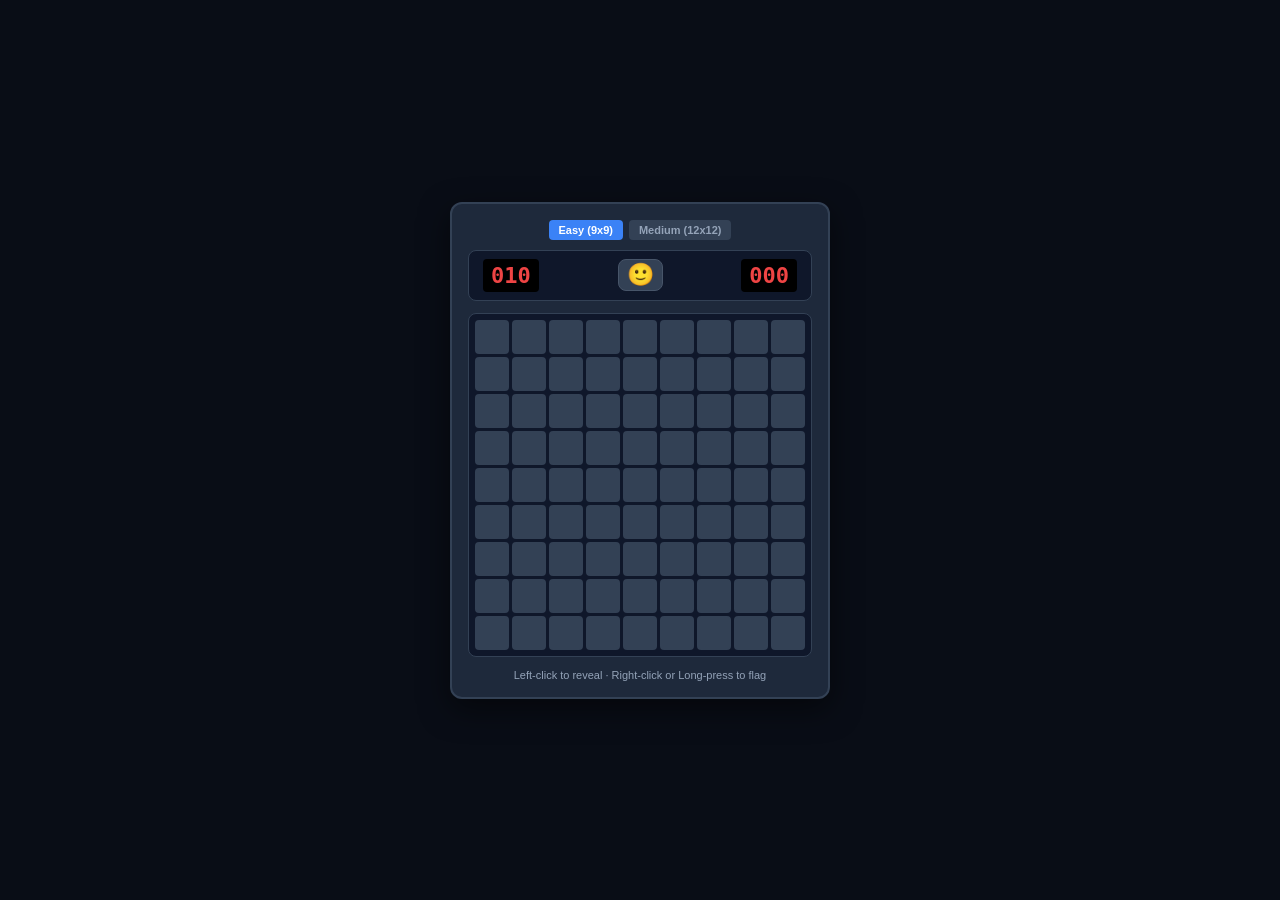
<file: public/games/minesweeper.html>
<!DOCTYPE html>
<html lang="en">
<head>
  <meta charset="UTF-8">
  <meta name="viewport" content="width=device-width, initial-scale=1.0, user-scalable=no">
  <title>Retro Minesweeper</title>
  <style>
    * { box-sizing: border-box; margin: 0; padding: 0; user-select: none; }
    body {
      background: #090d16;
      color: #f8fafc;
      font-family: -apple-system, BlinkMacSystemFont, "Segoe UI", Roboto, sans-serif;
      display: flex;
      flex-direction: column;
      align-items: center;
      justify-content: center;
      min-height: 100vh;
      padding: 12px;
    }
    .window {
      background: #1e293b;
      border: 2px solid #334155;
      border-radius: 12px;
      padding: 16px;
      box-shadow: 0 10px 30px rgba(0,0,0,0.5);
      max-width: 95vw;
    }
    .top-panel {
      display: flex;
      justify-content: space-between;
      align-items: center;
      background: #0f172a;
      border: 1px solid #334155;
      border-radius: 8px;
      padding: 8px 14px;
      margin-bottom: 12px;
    }
    .counter {
      font-family: monospace;
      font-size: 22px;
      font-weight: 800;
      color: #ef4444;
      background: #000;
      padding: 4px 8px;
      border-radius: 4px;
      min-width: 54px;
      text-align: center;
    }
    .face-btn {
      font-size: 22px;
      background: #334155;
      border: 1px solid #475569;
      border-radius: 8px;
      cursor: pointer;
      padding: 2px 8px;
    }
    .face-btn:hover { background: #475569; }
    .grid {
      display: grid;
      grid-template-columns: repeat(9, 34px);
      grid-gap: 3px;
      background: #0f172a;
      padding: 6px;
      border-radius: 8px;
      border: 1px solid #334155;
    }
    .cell {
      width: 34px;
      height: 34px;
      background: #334155;
      border-radius: 4px;
      display: flex;
      align-items: center;
      justify-content: center;
      font-size: 15px;
      font-weight: 800;
      cursor: pointer;
      transition: background 0.1s;
    }
    .cell:hover { background: #475569; }
    .cell.revealed {
      background: #1e293b;
      border: 1px solid #0f172a;
      cursor: default;
    }
    .cell.mine { background: #dc2626 !important; }
    .c-1 { color: #38bdf8; }
    .c-2 { color: #4ade80; }
    .c-3 { color: #f87171; }
    .c-4 { color: #818cf8; }
    .c-5 { color: #fb923c; }
    .c-6 { color: #2dd4bf; }
    .instructions {
      font-size: 11px;
      color: #94a3b8;
      margin-top: 12px;
      text-align: center;
    }
    .diff-select {
      display: flex;
      gap: 6px;
      margin-bottom: 10px;
      justify-content: center;
    }
    .diff-btn {
      background: #334155;
      color: #94a3b8;
      border: none;
      padding: 4px 10px;
      border-radius: 4px;
      font-size: 11px;
      font-weight: 600;
      cursor: pointer;
    }
    .diff-btn.active {
      background: #3b82f6;
      color: white;
    }
  </style>
</head>
<body>
  <div class="window">
    <div class="diff-select">
      <button class="diff-btn active" id="btn-easy">Easy (9x9)</button>
      <button class="diff-btn" id="btn-med">Medium (12x12)</button>
    </div>

    <div class="top-panel">
      <div class="counter" id="mine-count">010</div>
      <button class="face-btn" id="face-btn">🙂</button>
      <div class="counter" id="timer">000</div>
    </div>

    <div class="grid" id="grid"></div>

    <div class="instructions">Left-click to reveal · Right-click or Long-press to flag</div>
  </div>

  <script>
    const gridEl = document.getElementById('grid');
    const mineCountEl = document.getElementById('mine-count');
    const timerEl = document.getElementById('timer');
    const faceBtn = document.getElementById('face-btn');

    let rows = 9;
    let cols = 9;
    let totalMines = 10;
    let board = [];
    let revealedCount = 0;
    let flagsLeft = 10;
    let gameOver = false;
    let timer = 0;
    let timerInterval = null;
    let firstClick = true;

    function init(r = 9, c = 9, m = 10) {
      rows = r;
      cols = c;
      totalMines = m;
      flagsLeft = m;
      revealedCount = 0;
      gameOver = false;
      firstClick = true;
      clearInterval(timerInterval);
      timer = 0;
      timerEl.innerText = '000';
      mineCountEl.innerText = String(flagsLeft).padStart(3, '0');
      faceBtn.innerText = '🙂';

      gridEl.style.gridTemplateColumns = `repeat(${cols}, 34px)`;
      gridEl.innerHTML = '';

      board = [];
      for (let y = 0; y < rows; y++) {
        let row = [];
        for (let x = 0; x < cols; x++) {
          row.push({
            x, y,
            isMine: false,
            revealed: false,
            flagged: false,
            adjacent: 0
          });

          const cell = document.createElement('div');
          cell.className = 'cell';
          cell.dataset.x = x;
          cell.dataset.y = y;

          cell.addEventListener('click', (e) => handleClick(x, y));
          cell.addEventListener('contextmenu', (e) => {
            e.preventDefault();
            handleFlag(x, y);
          });

          // Mobile long-press for flagging
          let pressTimer;
          cell.addEventListener('touchstart', (e) => {
            pressTimer = setTimeout(() => {
              handleFlag(x, y);
            }, 400);
          }, { passive: true });
          cell.addEventListener('touchend', () => clearTimeout(pressTimer));

          gridEl.appendChild(cell);
        }
        board.push(row);
      }
    }

    function plantMines(safeX, safeY) {
      let planted = 0;
      while (planted < totalMines) {
        let rx = Math.floor(Math.random() * cols);
        let ry = Math.floor(Math.random() * rows);
        if ((rx === safeX && ry === safeY) || board[ry][rx].isMine) continue;
        board[ry][rx].isMine = true;
        planted++;
      }

      // Count adjacents
      for (let y = 0; y < rows; y++) {
        for (let x = 0; x < cols; x++) {
          if (board[y][x].isMine) continue;
          let count = 0;
          for (let dy = -1; dy <= 1; dy++) {
            for (let dx = -1; dx <= 1; dx++) {
              let nx = x + dx;
              let ny = y + dy;
              if (nx >= 0 && nx < cols && ny >= 0 && ny < rows && board[ny][nx].isMine) {
                count++;
              }
            }
          }
          board[y][x].adjacent = count;
        }
      }
    }

    function handleClick(x, y) {
      if (gameOver) return;
      const cellData = board[y][x];
      if (cellData.flagged || cellData.revealed) return;

      if (firstClick) {
        firstClick = false;
        plantMines(x, y);
        timerInterval = setInterval(() => {
          timer++;
          timerEl.innerText = String(Math.min(999, timer)).padStart(3, '0');
        }, 1000);
      }

      if (cellData.isMine) {
        revealAllMines();
        faceBtn.innerText = '😵';
        gameOver = true;
        clearInterval(timerInterval);
        return;
      }

      revealCell(x, y);

      if (revealedCount === rows * cols - totalMines) {
        faceBtn.innerText = '😎';
        gameOver = true;
        clearInterval(timerInterval);
      }
    }

    function revealCell(x, y) {
      const data = board[y][x];
      if (data.revealed || data.flagged) return;

      data.revealed = true;
      revealedCount++;
      const el = getCellEl(x, y);
      el.classList.add('revealed');

      if (data.adjacent > 0) {
        el.innerText = data.adjacent;
        el.classList.add('c-' + data.adjacent);
      } else {
        // Flood fill empty neighbors
        for (let dy = -1; dy <= 1; dy++) {
          for (let dx = -1; dx <= 1; dx++) {
            let nx = x + dx;
            let ny = y + dy;
            if (nx >= 0 && nx < cols && ny >= 0 && ny < rows) {
              revealCell(nx, ny);
            }
          }
        }
      }
    }

    function handleFlag(x, y) {
      if (gameOver || board[y][x].revealed) return;
      const data = board[y][x];
      const el = getCellEl(x, y);
      data.flagged = !data.flagged;
      if (data.flagged) {
        el.innerText = '🚩';
        flagsLeft--;
      } else {
        el.innerText = '';
        flagsLeft++;
      }
      mineCountEl.innerText = String(flagsLeft).padStart(3, '0');
    }

    function revealAllMines() {
      for (let y = 0; y < rows; y++) {
        for (let x = 0; x < cols; x++) {
          if (board[y][x].isMine) {
            const el = getCellEl(x, y);
            el.innerText = '💣';
            el.classList.add('mine');
          }
        }
      }
    }

    function getCellEl(x, y) {
      return gridEl.children[y * cols + x];
    }

    faceBtn.onclick = () => init(rows, cols, totalMines);

    document.getElementById('btn-easy').onclick = (e) => {
      document.querySelectorAll('.diff-btn').forEach(b => b.classList.remove('active'));
      e.target.classList.add('active');
      init(9, 9, 10);
    };

    document.getElementById('btn-med').onclick = (e) => {
      document.querySelectorAll('.diff-btn').forEach(b => b.classList.remove('active'));
      e.target.classList.add('active');
      init(12, 12, 22);
    };

    init(9, 9, 10);
  </script>
</body>
</html>
</file>
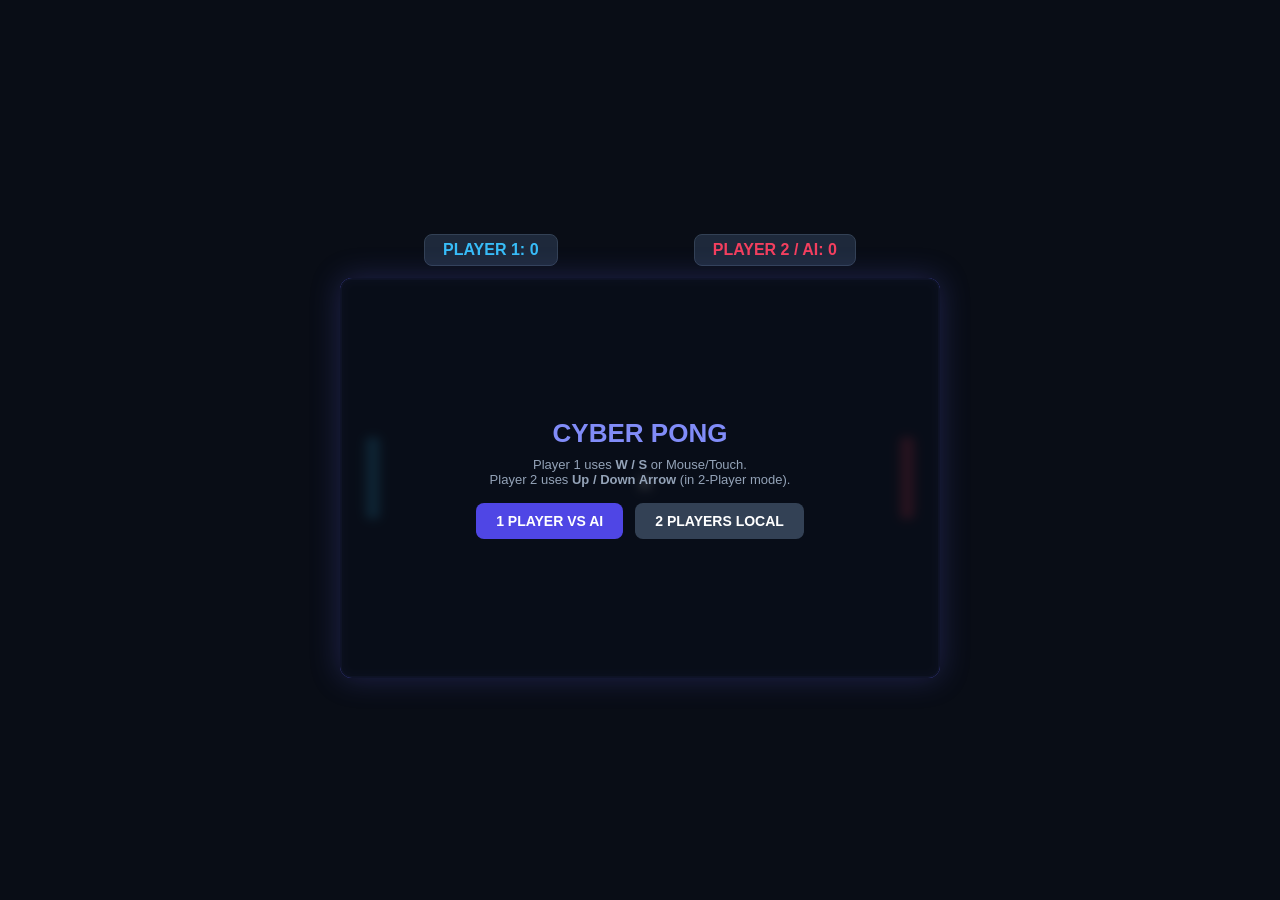
<file: public/games/pong.html>
<!DOCTYPE html>
<html lang="en">
<head>
  <meta charset="UTF-8">
  <meta name="viewport" content="width=device-width, initial-scale=1.0, user-scalable=no">
  <title>Cyber Pong</title>
  <style>
    * { box-sizing: border-box; margin: 0; padding: 0; user-select: none; }
    body {
      background: #090d16;
      color: #e2e8f0;
      font-family: -apple-system, BlinkMacSystemFont, "Segoe UI", Roboto, sans-serif;
      display: flex;
      flex-direction: column;
      align-items: center;
      justify-content: center;
      min-height: 100vh;
      overflow: hidden;
    }
    #hud {
      display: flex;
      justify-content: space-around;
      width: 100%;
      max-width: 600px;
      padding: 12px 16px;
      font-size: 16px;
      font-weight: 700;
    }
    .score-box {
      background: #1e293b;
      padding: 6px 18px;
      border-radius: 8px;
      border: 1px solid #334155;
    }
    #canvas-container {
      position: relative;
      width: 600px;
      height: 400px;
      max-width: 95vw;
      max-height: 65vh;
    }
    canvas {
      width: 100%;
      height: 100%;
      background: #0b1329;
      border: 2px solid #6366f1;
      border-radius: 12px;
      box-shadow: 0 0 30px rgba(99, 102, 241, 0.25);
      display: block;
    }
    #overlay {
      position: absolute;
      top: 0; left: 0; right: 0; bottom: 0;
      background: rgba(9, 13, 22, 0.88);
      backdrop-filter: blur(4px);
      display: flex;
      flex-direction: column;
      align-items: center;
      justify-content: center;
      border-radius: 12px;
    }
    #overlay.hidden { display: none; }
    h1 { font-size: 26px; margin-bottom: 8px; color: #818cf8; }
    p { font-size: 13px; color: #94a3b8; margin-bottom: 16px; text-align: center; max-width: 380px; }
    .btn-group { display: flex; gap: 12px; }
    button {
      background: #4f46e5;
      color: white;
      border: none;
      padding: 10px 20px;
      font-size: 14px;
      font-weight: 600;
      border-radius: 8px;
      cursor: pointer;
      transition: all 0.15s;
    }
    button:hover { background: #4338ca; transform: translateY(-1px); }
  </style>
</head>
<body>
  <div id="hud">
    <div class="score-box" style="color: #38bdf8;">PLAYER 1: <span id="p1Score">0</span></div>
    <div class="score-box" style="color: #f43f5e;">PLAYER 2 / AI: <span id="p2Score">0</span></div>
  </div>

  <div id="canvas-container">
    <canvas id="gameCanvas" width="600" height="400"></canvas>
    <div id="overlay">
      <h1 id="overlay-title">CYBER PONG</h1>
      <p>Player 1 uses <b>W / S</b> or Mouse/Touch.<br>Player 2 uses <b>Up / Down Arrow</b> (in 2-Player mode).</p>
      <div class="btn-group">
        <button id="btn-1p">1 PLAYER VS AI</button>
        <button id="btn-2p" style="background: #334155;">2 PLAYERS LOCAL</button>
      </div>
    </div>
  </div>

  <script>
    const canvas = document.getElementById('gameCanvas');
    const ctx = canvas.getContext('2d');
    const p1ScoreEl = document.getElementById('p1Score');
    const p2ScoreEl = document.getElementById('p2Score');
    const overlay = document.getElementById('overlay');
    const overlayTitle = document.getElementById('overlay-title');

    const PADDLE_WIDTH = 12;
    const PADDLE_HEIGHT = 80;
    const BALL_SIZE = 10;
    const WINNING_SCORE = 7;

    let p1Y = 160;
    let p2Y = 160;
    let p1Score = 0;
    let p2Score = 0;
    let is2Player = false;
    let isRunning = false;

    let ballX = 300;
    let ballY = 200;
    let ballSpeedX = 5;
    let ballSpeedY = 3;

    const keys = {};

    // Web Audio
    const audioCtx = new (window.AudioContext || window.webkitAudioContext)();
    function playTone(freq, duration = 0.06) {
      if (audioCtx.state === 'suspended') audioCtx.resume();
      try {
        const osc = audioCtx.createOscillator();
        const gain = audioCtx.createGain();
        osc.frequency.value = freq;
        gain.gain.setValueAtTime(0.12, audioCtx.currentTime);
        gain.gain.exponentialRampToValueAtTime(0.01, audioCtx.currentTime + duration);
        osc.connect(gain);
        gain.connect(audioCtx.destination);
        osc.start();
        osc.stop(audioCtx.currentTime + duration);
      } catch(e) {}
    }

    function resetBall(servingToP1) {
      ballX = canvas.width / 2;
      ballY = canvas.height / 2;
      ballSpeedX = (servingToP1 ? -5 : 5);
      ballSpeedY = (Math.random() * 6 - 3);
    }

    function startMatch(vsAi) {
      is2Player = !vsAi;
      p1Score = 0;
      p2Score = 0;
      p1Y = canvas.height / 2 - PADDLE_HEIGHT / 2;
      p2Y = canvas.height / 2 - PADDLE_HEIGHT / 2;
      p1ScoreEl.innerText = '0';
      p2ScoreEl.innerText = '0';
      resetBall(Math.random() > 0.5);
      isRunning = true;
      overlay.classList.add('hidden');
      requestAnimationFrame(loop);
    }

    function loop() {
      if (!isRunning) return;

      // P1 movement (W / S)
      if (keys['w'] || keys['W']) p1Y -= 7;
      if (keys['s'] || keys['S']) p1Y += 7;

      // P2 movement
      if (is2Player) {
        if (keys['ArrowUp']) p2Y -= 7;
        if (keys['ArrowDown']) p2Y += 7;
      } else {
        // AI tracking
        const centerP2 = p2Y + PADDLE_HEIGHT / 2;
        if (centerP2 < ballY - 15) p2Y += 4.5;
        else if (centerP2 > ballY + 15) p2Y -= 4.5;
      }

      // Constrain paddles
      p1Y = Math.max(0, Math.min(canvas.height - PADDLE_HEIGHT, p1Y));
      p2Y = Math.max(0, Math.min(canvas.height - PADDLE_HEIGHT, p2Y));

      // Ball movement
      ballX += ballSpeedX;
      ballY += ballSpeedY;

      // Top/bottom bounce
      if (ballY <= 0 || ballY >= canvas.height - BALL_SIZE) {
        ballSpeedY = -ballSpeedY;
        playTone(320);
      }

      // Left paddle collision
      if (ballX <= 25 + PADDLE_WIDTH && ballX >= 25 &&
          ballY + BALL_SIZE >= p1Y && ballY <= p1Y + PADDLE_HEIGHT) {
        ballSpeedX = Math.abs(ballSpeedX) * 1.05;
        const deltaY = (ballY + BALL_SIZE/2) - (p1Y + PADDLE_HEIGHT/2);
        ballSpeedY = deltaY * 0.2;
        playTone(520);
      }

      // Right paddle collision
      if (ballX + BALL_SIZE >= canvas.width - 25 - PADDLE_WIDTH && ballX <= canvas.width - 25 &&
          ballY + BALL_SIZE >= p2Y && ballY <= p2Y + PADDLE_HEIGHT) {
        ballSpeedX = -Math.abs(ballSpeedX) * 1.05;
        const deltaY = (ballY + BALL_SIZE/2) - (p2Y + PADDLE_HEIGHT/2);
        ballSpeedY = deltaY * 0.2;
        playTone(520);
      }

      // Score checks
      if (ballX < 0) {
        p2Score++;
        p2ScoreEl.innerText = p2Score;
        playTone(200, 0.2);
        if (p2Score >= WINNING_SCORE) {
          endGame(is2Player ? 'PLAYER 2 WINS!' : 'AI WINS!');
          return;
        }
        resetBall(false);
      } else if (ballX > canvas.width) {
        p1Score++;
        p1ScoreEl.innerText = p1Score;
        playTone(700, 0.2);
        if (p1Score >= WINNING_SCORE) {
          endGame('PLAYER 1 WINS!');
          return;
        }
        resetBall(true);
      }

      render();
      requestAnimationFrame(loop);
    }

    function render() {
      // Clear
      ctx.fillStyle = '#0b1329';
      ctx.fillRect(0, 0, canvas.width, canvas.height);

      // Center net
      ctx.strokeStyle = '#1e293b';
      ctx.setLineDash([6, 6]);
      ctx.beginPath();
      ctx.moveTo(canvas.width / 2, 0);
      ctx.lineTo(canvas.width / 2, canvas.height);
      ctx.stroke();
      ctx.setLineDash([]);

      // P1 Paddle
      ctx.fillStyle = '#38bdf8';
      ctx.shadowColor = '#38bdf8';
      ctx.shadowBlur = 10;
      ctx.fillRect(25, p1Y, PADDLE_WIDTH, PADDLE_HEIGHT);

      // P2 Paddle
      ctx.fillStyle = '#f43f5e';
      ctx.shadowColor = '#f43f5e';
      ctx.fillRect(canvas.width - 25 - PADDLE_WIDTH, p2Y, PADDLE_WIDTH, PADDLE_HEIGHT);

      // Ball
      ctx.fillStyle = '#ffffff';
      ctx.shadowColor = '#ffffff';
      ctx.shadowBlur = 12;
      ctx.fillRect(ballX, ballY, BALL_SIZE, BALL_SIZE);
      ctx.shadowBlur = 0;
    }

    function endGame(msg) {
      isRunning = false;
      overlayTitle.innerText = msg;
      overlay.classList.remove('hidden');
    }

    // Touch / mouse paddle drag
    canvas.addEventListener('mousemove', (e) => {
      if (!isRunning) return;
      const rect = canvas.getBoundingClientRect();
      const scaleY = canvas.height / rect.height;
      p1Y = (e.clientY - rect.top) * scaleY - PADDLE_HEIGHT / 2;
    });

    canvas.addEventListener('touchmove', (e) => {
      if (!isRunning) return;
      e.preventDefault();
      const rect = canvas.getBoundingClientRect();
      const scaleY = canvas.height / rect.height;
      p1Y = (e.touches[0].clientY - rect.top) * scaleY - PADDLE_HEIGHT / 2;
    }, { passive: false });

    window.addEventListener('keydown', (e) => { keys[e.key] = true; });
    window.addEventListener('keyup', (e) => { keys[e.key] = false; });

    document.getElementById('btn-1p').onclick = () => startMatch(true);
    document.getElementById('btn-2p').onclick = () => startMatch(false);

    render();
  </script>
</body>
</html>
</file>
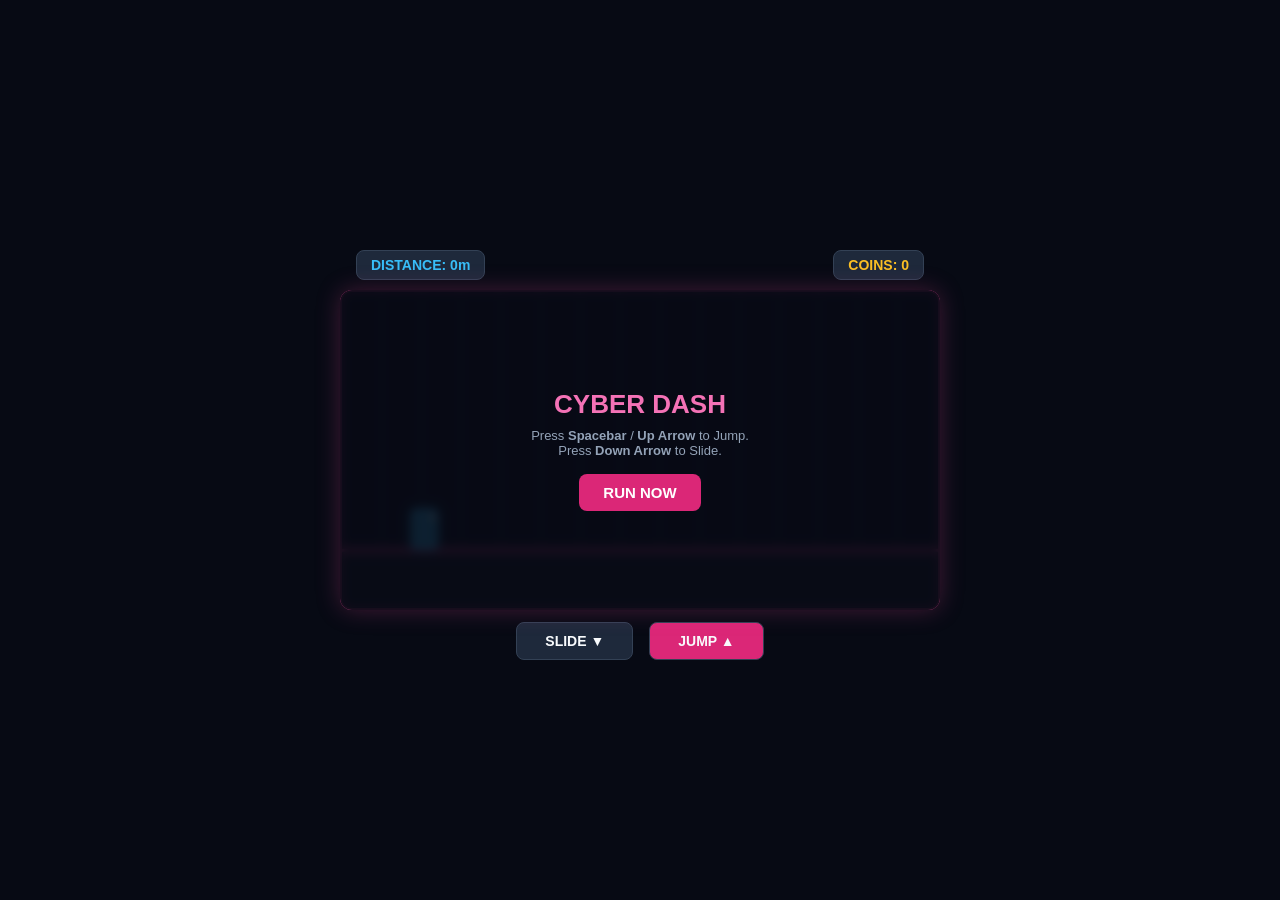
<file: public/games/runner.html>
<!DOCTYPE html>
<html lang="en">
<head>
  <meta charset="UTF-8">
  <meta name="viewport" content="width=device-width, initial-scale=1.0, user-scalable=no">
  <title>Cyber Dash</title>
  <style>
    * { box-sizing: border-box; margin: 0; padding: 0; user-select: none; }
    body {
      background: #070a14;
      color: #f8fafc;
      font-family: -apple-system, BlinkMacSystemFont, "Segoe UI", Roboto, sans-serif;
      display: flex;
      flex-direction: column;
      align-items: center;
      justify-content: center;
      min-height: 100vh;
      overflow: hidden;
    }
    #hud {
      display: flex;
      justify-content: space-between;
      width: 100%;
      max-width: 600px;
      padding: 10px 16px;
      font-size: 14px;
      font-weight: 700;
    }
    .hud-chip {
      background: #1e293b;
      padding: 6px 14px;
      border-radius: 8px;
      border: 1px solid #334155;
    }
    #canvas-container {
      position: relative;
      width: 600px;
      height: 320px;
      max-width: 95vw;
      max-height: 60vh;
    }
    canvas {
      width: 100%;
      height: 100%;
      background: #090e1f;
      border: 2px solid #ec4899;
      border-radius: 12px;
      box-shadow: 0 0 25px rgba(236, 72, 153, 0.25);
      display: block;
    }
    #overlay {
      position: absolute;
      inset: 0;
      background: rgba(7, 10, 20, 0.88);
      backdrop-filter: blur(4px);
      display: flex;
      flex-direction: column;
      align-items: center;
      justify-content: center;
      border-radius: 12px;
    }
    #overlay.hidden { display: none; }
    h1 { font-size: 26px; color: #f472b6; margin-bottom: 8px; font-weight: 800; }
    p { font-size: 13px; color: #94a3b8; margin-bottom: 16px; text-align: center; }
    button {
      background: #db2777;
      color: white;
      border: none;
      padding: 10px 24px;
      font-size: 15px;
      font-weight: 700;
      border-radius: 8px;
      cursor: pointer;
    }
    button:hover { background: #be185d; }
    #touch-panel {
      display: flex;
      gap: 16px;
      margin-top: 12px;
    }
    .ctrl-btn {
      padding: 10px 28px;
      background: #1e293b;
      border: 1px solid #334155;
      border-radius: 8px;
      color: #f8fafc;
      font-weight: 700;
      font-size: 14px;
      cursor: pointer;
    }
    .ctrl-btn:active { background: #db2777; }
  </style>
</head>
<body>
  <div id="hud">
    <div class="hud-chip" style="color: #38bdf8;">DISTANCE: <span id="dist">0</span>m</div>
    <div class="hud-chip" style="color: #fbbf24;">COINS: <span id="coins">0</span></div>
  </div>

  <div id="canvas-container">
    <canvas id="canvas" width="600" height="320"></canvas>
    <div id="overlay">
      <h1 id="overlay-title">CYBER DASH</h1>
      <p id="overlay-desc">Press <b>Spacebar</b> / <b>Up Arrow</b> to Jump.<br>Press <b>Down Arrow</b> to Slide.</p>
      <button id="start-btn">RUN NOW</button>
    </div>
  </div>

  <div id="touch-panel">
    <button class="ctrl-btn" id="btn-slide">SLIDE ▼</button>
    <button class="ctrl-btn" id="btn-jump" style="background: #db2777;">JUMP ▲</button>
  </div>

  <script>
    const canvas = document.getElementById('canvas');
    const ctx = canvas.getContext('2d');
    const distEl = document.getElementById('dist');
    const coinsEl = document.getElementById('coins');
    const overlay = document.getElementById('overlay');
    const overlayTitle = document.getElementById('overlay-title');
    const startBtn = document.getElementById('start-btn');

    const GROUND_Y = 260;
    let player = {
      x: 70,
      y: GROUND_Y - 40,
      w: 26,
      h: 40,
      vy: 0,
      isGrounded: true,
      isSliding: false
    };

    let obstacles = [];
    let coins = [];
    let gameSpeed = 5;
    let distance = 0;
    let coinCount = 0;
    let isRunning = false;
    let spawnTimer = 0;

    // Web Audio FX
    const audioCtx = new (window.AudioContext || window.webkitAudioContext)();
    function playBeep(freq, type = 'sine', dur = 0.08) {
      if (audioCtx.state === 'suspended') audioCtx.resume();
      try {
        const osc = audioCtx.createOscillator();
        const gain = audioCtx.createGain();
        osc.type = type;
        osc.frequency.value = freq;
        gain.gain.setValueAtTime(0.1, audioCtx.currentTime);
        gain.gain.exponentialRampToValueAtTime(0.01, audioCtx.currentTime + dur);
        osc.connect(gain);
        gain.connect(audioCtx.destination);
        osc.start();
        osc.stop(audioCtx.currentTime + dur);
      } catch(e) {}
    }

    function jump() {
      if (!isRunning) return;
      if (player.isGrounded) {
        player.vy = -12;
        player.isGrounded = false;
        playBeep(450, 'triangle', 0.08);
      }
    }

    function slide(start) {
      if (!isRunning) return;
      if (start && player.isGrounded) {
        player.isSliding = true;
        player.h = 22;
        player.y = GROUND_Y - 22;
      } else {
        player.isSliding = false;
        player.h = 40;
        player.y = GROUND_Y - 40;
      }
    }

    function start() {
      player.y = GROUND_Y - 40;
      player.vy = 0;
      player.isGrounded = true;
      player.isSliding = false;
      player.h = 40;
      obstacles = [];
      coins = [];
      gameSpeed = 5.2;
      distance = 0;
      coinCount = 0;
      distEl.innerText = '0';
      coinsEl.innerText = '0';
      overlay.classList.add('hidden');
      isRunning = true;
      requestAnimationFrame(loop);
    }

    function gameOver() {
      isRunning = false;
      playBeep(160, 'sawtooth', 0.3);
      overlayTitle.innerText = 'RUN TERMINATED';
      document.getElementById('overlay-desc').innerText = `Traveled ${Math.floor(distance)} meters · Collected ${coinCount} coins`;
      startBtn.innerText = 'TRY AGAIN';
      overlay.classList.remove('hidden');
    }

    function loop() {
      if (!isRunning) return;

      distance += 0.15;
      distEl.innerText = Math.floor(distance);
      gameSpeed = 5.2 + Math.min(6, distance * 0.005);

      // Player physics
      if (!player.isGrounded) {
        player.vy += 0.65;
        player.y += player.vy;
        if (player.y >= GROUND_Y - player.h) {
          player.y = GROUND_Y - player.h;
          player.vy = 0;
          player.isGrounded = true;
        }
      }

      // Spawn obstacles & coins
      spawnTimer++;
      if (spawnTimer > 75) {
        spawnTimer = 0;
        const type = Math.random();
        if (type < 0.6) {
          // Low barrier (jump over)
          obstacles.push({ x: canvas.width, y: GROUND_Y - 32, w: 22, h: 32, type: 'low' });
        } else {
          // High laser barrier (slide under)
          obstacles.push({ x: canvas.width, y: GROUND_Y - 70, w: 26, h: 38, type: 'high' });
        }

        // Spawn coin
        if (Math.random() < 0.5) {
          coins.push({ x: canvas.width + 100, y: GROUND_Y - 50, r: 8, collected: false });
        }
      }

      // Update obstacles
      for (let i = obstacles.length - 1; i >= 0; i--) {
        const obs = obstacles[i];
        obs.x -= gameSpeed;

        // Collision check
        if (player.x + player.w > obs.x && player.x < obs.x + obs.w &&
            player.y + player.h > obs.y && player.y < obs.y + obs.h) {
          gameOver();
          return;
        }

        if (obs.x + obs.w < 0) obstacles.splice(i, 1);
      }

      // Update coins
      for (let i = coins.length - 1; i >= 0; i--) {
        const c = coins[i];
        c.x -= gameSpeed;

        if (!c.collected &&
            player.x + player.w > c.x - c.r && player.x < c.x + c.r &&
            player.y + player.h > c.y - c.r && player.y < c.y + c.r) {
          c.collected = true;
          coinCount++;
          coinsEl.innerText = coinCount;
          playBeep(750, 'sine', 0.06);
        }

        if (c.x < -20 || c.collected) coins.splice(i, 1);
      }

      render();
      requestAnimationFrame(loop);
    }

    function render() {
      ctx.fillStyle = '#090e1f';
      ctx.fillRect(0, 0, canvas.width, canvas.height);

      // Cyber grid background
      ctx.strokeStyle = '#1e293b';
      ctx.lineWidth = 1;
      const offset = (distance * 10) % 40;
      for (let x = -offset; x < canvas.width; x += 40) {
        ctx.beginPath();
        ctx.moveTo(x, 0);
        ctx.lineTo(x, GROUND_Y);
        ctx.stroke();
      }

      // Ground plane
      ctx.fillStyle = '#111827';
      ctx.fillRect(0, GROUND_Y, canvas.width, canvas.height - GROUND_Y);
      ctx.fillStyle = '#ec4899';
      ctx.shadowColor = '#ec4899';
      ctx.shadowBlur = 10;
      ctx.fillRect(0, GROUND_Y, canvas.width, 3);
      ctx.shadowBlur = 0;

      // Obstacles
      obstacles.forEach(obs => {
        if (obs.type === 'low') {
          ctx.fillStyle = '#f43f5e';
          ctx.shadowColor = '#f43f5e';
          ctx.shadowBlur = 8;
          ctx.fillRect(obs.x, obs.y, obs.w, obs.h);
        } else {
          ctx.fillStyle = '#a855f7';
          ctx.shadowColor = '#a855f7';
          ctx.shadowBlur = 8;
          ctx.fillRect(obs.x, obs.y, obs.w, obs.h);
          ctx.fillStyle = '#f43f5e';
          ctx.fillRect(obs.x - 4, obs.y + obs.h - 4, obs.w + 8, 4);
        }
      });
      ctx.shadowBlur = 0;

      // Coins
      ctx.fillStyle = '#fbbf24';
      ctx.shadowColor = '#fbbf24';
      ctx.shadowBlur = 8;
      coins.forEach(c => {
        ctx.beginPath();
        ctx.arc(c.x, c.y, c.r, 0, Math.PI * 2);
        ctx.fill();
      });
      ctx.shadowBlur = 0;

      // Player
      ctx.fillStyle = '#38bdf8';
      ctx.shadowColor = '#38bdf8';
      ctx.shadowBlur = 10;
      ctx.beginPath();
      ctx.roundRect(player.x, player.y, player.w, player.h, 4);
      ctx.fill();
      // Eye visor
      ctx.fillStyle = '#ffffff';
      ctx.fillRect(player.x + player.w - 8, player.y + 6, 6, 4);
      ctx.shadowBlur = 0;
    }

    window.addEventListener('keydown', (e) => {
      if (e.code === 'Space' || e.key === 'ArrowUp' || e.key === 'w') {
        e.preventDefault();
        jump();
      } else if (e.key === 'ArrowDown' || e.key === 's') {
        slide(true);
      }
    });

    window.addEventListener('keyup', (e) => {
      if (e.key === 'ArrowDown' || e.key === 's') {
        slide(false);
      }
    });

    document.getElementById('btn-jump').onclick = jump;
    document.getElementById('btn-slide').onmousedown = () => slide(true);
    document.getElementById('btn-slide').onmouseup = () => slide(false);
    document.getElementById('btn-slide').ontouchstart = () => slide(true);
    document.getElementById('btn-slide').ontouchend = () => slide(false);

    startBtn.onclick = start;
    render();
  </script>
</body>
</html>
</file>
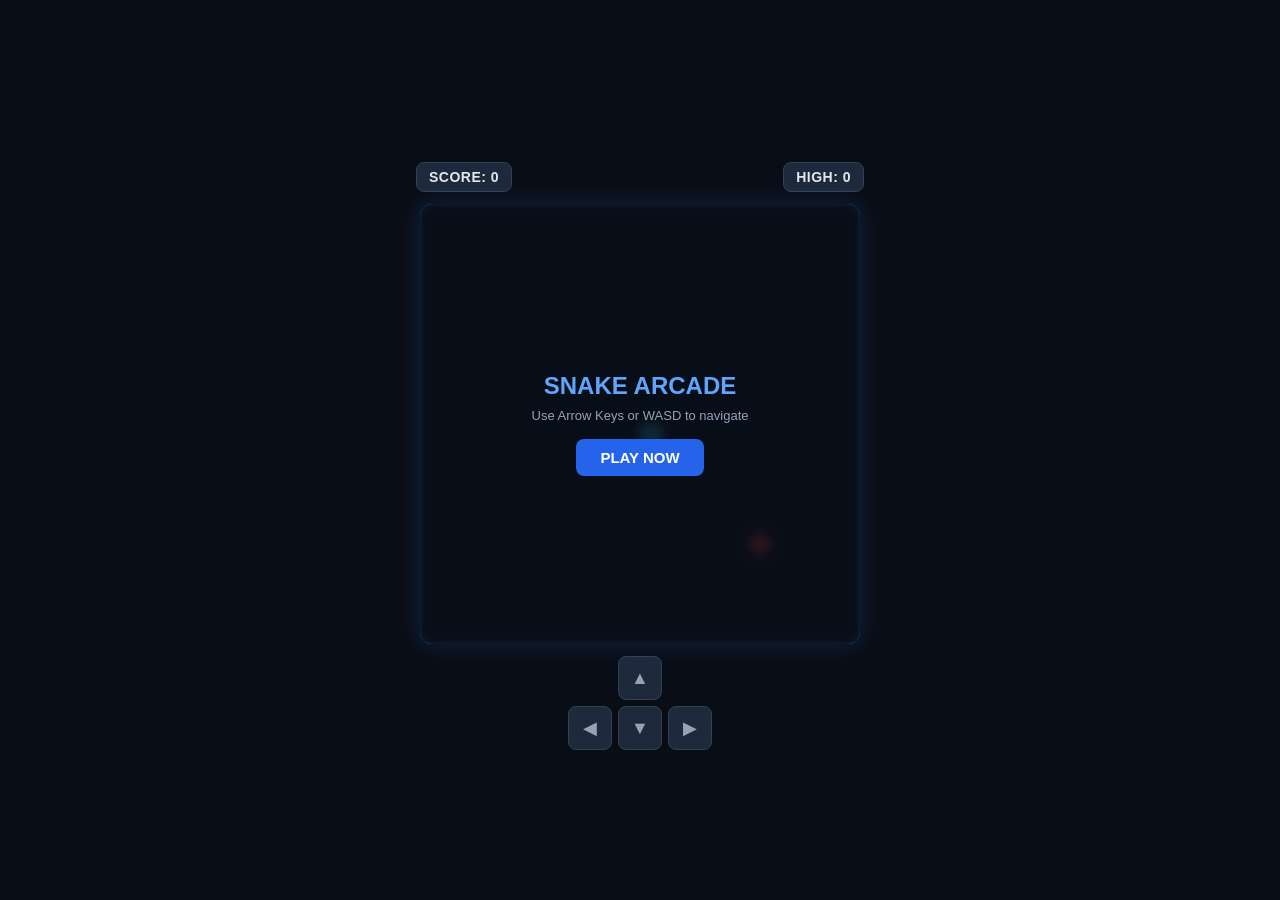
<file: public/games/snake.html>
<!DOCTYPE html>
<html lang="en">
<head>
  <meta charset="UTF-8">
  <meta name="viewport" content="width=device-width, initial-scale=1.0, user-scalable=no">
  <title>Retro Neon Snake</title>
  <style>
    * { box-sizing: border-box; margin: 0; padding: 0; user-select: none; }
    body {
      background: #090d16;
      color: #e2e8f0;
      font-family: -apple-system, BlinkMacSystemFont, "Segoe UI", Roboto, sans-serif;
      display: flex;
      flex-direction: column;
      align-items: center;
      justify-content: center;
      min-height: 100vh;
      overflow: hidden;
    }
    #header {
      display: flex;
      justify-content: space-between;
      width: 100%;
      max-width: 480px;
      padding: 12px 16px;
      font-size: 14px;
      font-weight: 600;
      letter-spacing: 0.5px;
    }
    .badge {
      background: #1e293b;
      padding: 6px 12px;
      border-radius: 8px;
      border: 1px solid #334155;
    }
    #canvas-container {
      position: relative;
      width: 440px;
      height: 440px;
      max-width: 92vw;
      max-height: 92vw;
    }
    canvas {
      width: 100%;
      height: 100%;
      background: #0d1527;
      border: 2px solid #3b82f6;
      border-radius: 12px;
      box-shadow: 0 0 24px rgba(59, 130, 246, 0.2);
      display: block;
    }
    #overlay {
      position: absolute;
      top: 0; left: 0; right: 0; bottom: 0;
      background: rgba(9, 13, 22, 0.85);
      backdrop-filter: blur(4px);
      display: flex;
      flex-direction: column;
      align-items: center;
      justify-content: center;
      border-radius: 12px;
      opacity: 1;
      transition: opacity 0.2s ease;
    }
    #overlay.hidden { display: none; }
    h1 { font-size: 24px; margin-bottom: 8px; color: #60a5fa; }
    p { font-size: 13px; color: #94a3b8; margin-bottom: 16px; text-align: center; }
    button {
      background: #2563eb;
      color: white;
      border: none;
      padding: 10px 24px;
      font-size: 15px;
      font-weight: 600;
      border-radius: 8px;
      cursor: pointer;
      transition: background 0.15s;
    }
    button:hover { background: #1d4ed8; }
    #dpad {
      display: grid;
      grid-template-columns: repeat(3, 44px);
      grid-gap: 6px;
      margin-top: 12px;
    }
    .dpad-btn {
      width: 44px;
      height: 44px;
      background: #1e293b;
      border: 1px solid #334155;
      border-radius: 8px;
      color: #94a3b8;
      display: flex;
      align-items: center;
      justify-content: center;
      font-size: 18px;
      cursor: pointer;
    }
    .dpad-btn:active { background: #3b82f6; color: white; }
  </style>
</head>
<body>
  <div id="header">
    <div class="badge">SCORE: <span id="score">0</span></div>
    <div class="badge">HIGH: <span id="highScore">0</span></div>
  </div>

  <div id="canvas-container">
    <canvas id="gameCanvas" width="400" height="400"></canvas>
    <div id="overlay">
      <h1 id="overlay-title">SNAKE ARCADE</h1>
      <p id="overlay-desc">Use Arrow Keys or WASD to navigate</p>
      <button id="start-btn">PLAY NOW</button>
    </div>
  </div>

  <div id="dpad">
    <div></div>
    <div class="dpad-btn" id="btn-up">▲</div>
    <div></div>
    <div class="dpad-btn" id="btn-left">◀</div>
    <div class="dpad-btn" id="btn-down">▼</div>
    <div class="dpad-btn" id="btn-right">▶</div>
  </div>

  <script>
    const canvas = document.getElementById('gameCanvas');
    const ctx = canvas.getContext('2d');
    const scoreEl = document.getElementById('score');
    const highScoreEl = document.getElementById('highScore');
    const overlay = document.getElementById('overlay');
    const overlayTitle = document.getElementById('overlay-title');
    const startBtn = document.getElementById('start-btn');

    const GRID = 20;
    const TILE_COUNT = 20;

    let snake = [{x: 10, y: 10}];
    let food = {x: 15, y: 15};
    let dx = 0;
    let dy = 0;
    let score = 0;
    let highScore = parseInt(localStorage.getItem('snake_highscore') || '0', 10);
    highScoreEl.innerText = highScore;
    let gameInterval = null;
    let isRunning = false;

    // Web Audio Sound Synth
    const audioCtx = new (window.AudioContext || window.webkitAudioContext)();
    function playBeep(freq, type = 'sine', duration = 0.08) {
      if (audioCtx.state === 'suspended') audioCtx.resume();
      try {
        const osc = audioCtx.createOscillator();
        const gain = audioCtx.createGain();
        osc.type = type;
        osc.frequency.value = freq;
        gain.gain.setValueAtTime(0.1, audioCtx.currentTime);
        gain.gain.exponentialRampToValueAtTime(0.01, audioCtx.currentTime + duration);
        osc.connect(gain);
        gain.connect(audioCtx.destination);
        osc.start();
        osc.stop(audioCtx.currentTime + duration);
      } catch(e) {}
    }

    function spawnFood() {
      food = {
        x: Math.floor(Math.random() * TILE_COUNT),
        y: Math.floor(Math.random() * TILE_COUNT)
      };
      // Check collision with snake
      for (let segment of snake) {
        if (segment.x === food.x && segment.y === food.y) {
          spawnFood();
          break;
        }
      }
    }

    function startGame() {
      snake = [{x: 10, y: 10}, {x: 9, y: 10}, {x: 8, y: 10}];
      dx = 1;
      dy = 0;
      score = 0;
      scoreEl.innerText = score;
      spawnFood();
      overlay.classList.add('hidden');
      isRunning = true;
      if (gameInterval) clearInterval(gameInterval);
      gameInterval = setInterval(gameLoop, 100);
      playBeep(440, 'triangle', 0.1);
    }

    function gameOver() {
      isRunning = false;
      clearInterval(gameInterval);
      playBeep(180, 'sawtooth', 0.3);
      if (score > highScore) {
        highScore = score;
        localStorage.setItem('snake_highscore', highScore);
        highScoreEl.innerText = highScore;
      }
      overlayTitle.innerText = 'GAME OVER';
      startBtn.innerText = 'PLAY AGAIN';
      overlay.classList.remove('hidden');
    }

    function gameLoop() {
      const head = { x: snake[0].x + dx, y: snake[0].y + dy };

      // Wall collision
      if (head.x < 0 || head.x >= TILE_COUNT || head.y < 0 || head.y >= TILE_COUNT) {
        gameOver();
        return;
      }

      // Self collision
      for (let i = 0; i < snake.length; i++) {
        if (snake[i].x === head.x && snake[i].y === head.y) {
          gameOver();
          return;
        }
      }

      snake.unshift(head);

      if (head.x === food.x && head.y === food.y) {
        score += 10;
        scoreEl.innerText = score;
        playBeep(650, 'sine', 0.1);
        spawnFood();
      } else {
        snake.pop();
      }

      render();
    }

    function render() {
      // Clear
      ctx.fillStyle = '#0d1527';
      ctx.fillRect(0, 0, canvas.width, canvas.height);

      // Grid dots
      ctx.fillStyle = '#172554';
      for (let i = 0; i < TILE_COUNT; i++) {
        for (let j = 0; j < TILE_COUNT; j++) {
          ctx.fillRect(i * GRID + 9, j * GRID + 9, 2, 2);
        }
      }

      // Food
      ctx.fillStyle = '#ef4444';
      ctx.shadowColor = '#ef4444';
      ctx.shadowBlur = 10;
      ctx.beginPath();
      ctx.arc(food.x * GRID + GRID/2, food.y * GRID + GRID/2, GRID/2 - 2, 0, Math.PI * 2);
      ctx.fill();

      // Snake
      ctx.shadowBlur = 8;
      snake.forEach((seg, index) => {
        if (index === 0) {
          ctx.fillStyle = '#38bdf8';
          ctx.shadowColor = '#38bdf8';
        } else {
          ctx.fillStyle = '#3b82f6';
          ctx.shadowColor = '#3b82f6';
        }
        ctx.fillRect(seg.x * GRID + 1, seg.y * GRID + 1, GRID - 2, GRID - 2);
      });
      ctx.shadowBlur = 0;
    }

    function handleKey(e) {
      if (!isRunning) return;
      if ((e.key === 'ArrowUp' || e.key === 'w' || e.key === 'W') && dy === 0) {
        dx = 0; dy = -1;
      } else if ((e.key === 'ArrowDown' || e.key === 's' || e.key === 'S') && dy === 0) {
        dx = 0; dy = 1;
      } else if ((e.key === 'ArrowLeft' || e.key === 'a' || e.key === 'A') && dx === 0) {
        dx = -1; dy = 0;
      } else if ((e.key === 'ArrowRight' || e.key === 'd' || e.key === 'D') && dx === 0) {
        dx = 1; dy = 0;
      }
    }

    window.addEventListener('keydown', handleKey);
    startBtn.addEventListener('click', startGame);

    // D-Pad touch handlers
    document.getElementById('btn-up').onclick = () => { if (isRunning && dy === 0) { dx = 0; dy = -1; } };
    document.getElementById('btn-down').onclick = () => { if (isRunning && dy === 0) { dx = 0; dy = 1; } };
    document.getElementById('btn-left').onclick = () => { if (isRunning && dx === 0) { dx = -1; dy = 0; } };
    document.getElementById('btn-right').onclick = () => { if (isRunning && dx === 0) { dx = 1; dy = 0; } };

    render();
  </script>
</body>
</html>
</file>
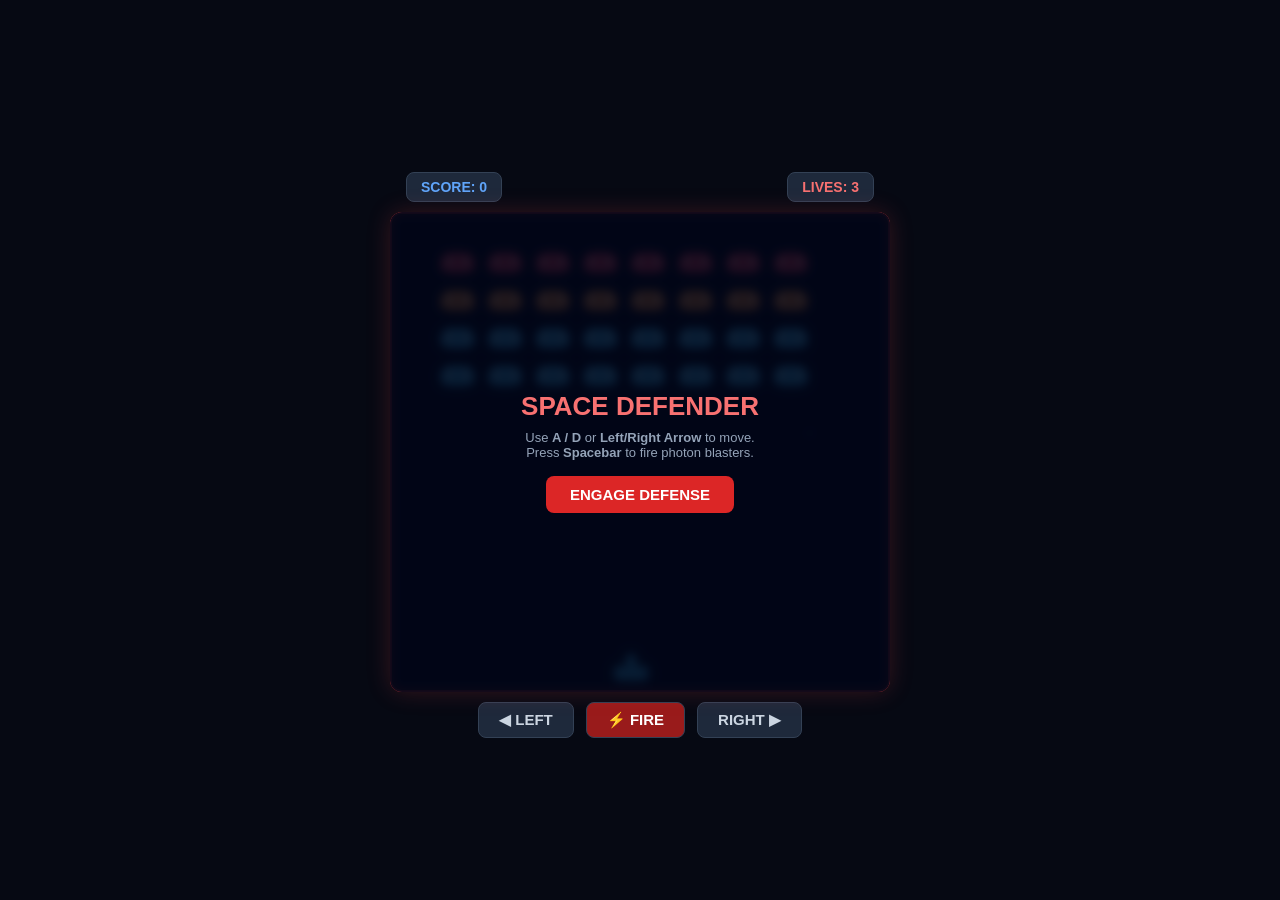
<file: public/games/space-invaders.html>
<!DOCTYPE html>
<html lang="en">
<head>
  <meta charset="UTF-8">
  <meta name="viewport" content="width=device-width, initial-scale=1.0, user-scalable=no">
  <title>Space Defender</title>
  <style>
    * { box-sizing: border-box; margin: 0; padding: 0; user-select: none; }
    body {
      background: #060913;
      color: #f8fafc;
      font-family: -apple-system, BlinkMacSystemFont, "Segoe UI", Roboto, sans-serif;
      display: flex;
      flex-direction: column;
      align-items: center;
      justify-content: center;
      min-height: 100vh;
      overflow: hidden;
    }
    #hud {
      display: flex;
      justify-content: space-between;
      width: 100%;
      max-width: 500px;
      padding: 10px 16px;
      font-size: 14px;
      font-weight: 700;
    }
    .hud-box {
      background: #1e293b;
      padding: 6px 14px;
      border-radius: 8px;
      border: 1px solid #334155;
    }
    #canvas-container {
      position: relative;
      width: 500px;
      height: 480px;
      max-width: 95vw;
      max-height: 75vh;
    }
    canvas {
      width: 100%;
      height: 100%;
      background: #020617;
      border: 2px solid #ef4444;
      border-radius: 12px;
      box-shadow: 0 0 25px rgba(239, 68, 68, 0.2);
      display: block;
    }
    #overlay {
      position: absolute;
      inset: 0;
      background: rgba(2, 6, 23, 0.88);
      backdrop-filter: blur(4px);
      display: flex;
      flex-direction: column;
      align-items: center;
      justify-content: center;
      border-radius: 12px;
    }
    #overlay.hidden { display: none; }
    h1 { font-size: 26px; color: #f87171; margin-bottom: 8px; font-weight: 800; }
    p { font-size: 13px; color: #94a3b8; margin-bottom: 16px; text-align: center; }
    button {
      background: #dc2626;
      color: white;
      border: none;
      padding: 10px 24px;
      font-size: 15px;
      font-weight: 700;
      border-radius: 8px;
      cursor: pointer;
    }
    button:hover { background: #b91c1c; }
    #touch-controls {
      display: flex;
      gap: 12px;
      margin-top: 10px;
    }
    .t-btn {
      padding: 8px 20px;
      background: #1e293b;
      border: 1px solid #334155;
      border-radius: 8px;
      color: #cbd5e1;
      font-weight: 700;
      cursor: pointer;
    }
    .t-btn:active { background: #ef4444; color: white; }
  </style>
</head>
<body>
  <div id="hud">
    <div class="hud-box" style="color: #60a5fa;">SCORE: <span id="score">0</span></div>
    <div class="hud-box" style="color: #f87171;">LIVES: <span id="lives">3</span></div>
  </div>

  <div id="canvas-container">
    <canvas id="canvas" width="500" height="480"></canvas>
    <div id="overlay">
      <h1 id="overlay-title">SPACE DEFENDER</h1>
      <p id="overlay-desc">Use <b>A / D</b> or <b>Left/Right Arrow</b> to move.<br>Press <b>Spacebar</b> to fire photon blasters.</p>
      <button id="start-btn">ENGAGE DEFENSE</button>
    </div>
  </div>

  <div id="touch-controls">
    <button class="t-btn" id="t-left">◀ LEFT</button>
    <button class="t-btn" id="t-fire" style="background: #991b1b; color: white;">⚡ FIRE</button>
    <button class="t-btn" id="t-right">RIGHT ▶</button>
  </div>

  <script>
    const canvas = document.getElementById('canvas');
    const ctx = canvas.getContext('2d');
    const scoreEl = document.getElementById('score');
    const livesEl = document.getElementById('lives');
    const overlay = document.getElementById('overlay');
    const overlayTitle = document.getElementById('overlay-title');
    const startBtn = document.getElementById('start-btn');

    let playerX = 225;
    let playerSpeed = 6;
    let bullets = [];
    let enemyBullets = [];
    let enemies = [];
    let enemyDirection = 1;
    let enemySpeed = 1;
    let score = 0;
    let lives = 3;
    let isRunning = false;
    let keys = {};

    // Web Audio FX
    const audioCtx = new (window.AudioContext || window.webkitAudioContext)();
    function playLaser(pitch = 700) {
      if (audioCtx.state === 'suspended') audioCtx.resume();
      try {
        const osc = audioCtx.createOscillator();
        const gain = audioCtx.createGain();
        osc.frequency.setValueAtTime(pitch, audioCtx.currentTime);
        osc.frequency.exponentialRampToValueAtTime(120, audioCtx.currentTime + 0.1);
        gain.gain.setValueAtTime(0.1, audioCtx.currentTime);
        gain.gain.linearRampToValueAtTime(0, audioCtx.currentTime + 0.1);
        osc.connect(gain);
        gain.connect(audioCtx.destination);
        osc.start();
        osc.stop(audioCtx.currentTime + 0.1);
      } catch(e) {}
    }

    function playExplode() {
      if (audioCtx.state === 'suspended') audioCtx.resume();
      try {
        const osc = audioCtx.createOscillator();
        const gain = audioCtx.createGain();
        osc.type = 'sawtooth';
        osc.frequency.setValueAtTime(150, audioCtx.currentTime);
        osc.frequency.linearRampToValueAtTime(40, audioCtx.currentTime + 0.2);
        gain.gain.setValueAtTime(0.15, audioCtx.currentTime);
        gain.gain.linearRampToValueAtTime(0, audioCtx.currentTime + 0.2);
        osc.connect(gain);
        gain.connect(audioCtx.destination);
        osc.start();
        osc.stop(audioCtx.currentTime + 0.2);
      } catch(e) {}
    }

    function initFleet() {
      enemies = [];
      const rows = 4;
      const cols = 8;
      for (let r = 0; r < rows; r++) {
        for (let c = 0; c < cols; c++) {
          enemies.push({
            x: 50 + c * 48,
            y: 40 + r * 38,
            width: 32,
            height: 22,
            alive: true,
            color: r === 0 ? '#f43f5e' : (r === 1 ? '#fb923c' : '#38bdf8')
          });
        }
      }
    }

    function start() {
      score = 0;
      lives = 3;
      playerX = canvas.width / 2 - 18;
      bullets = [];
      enemyBullets = [];
      enemyDirection = 1;
      enemySpeed = 1;
      scoreEl.innerText = score;
      livesEl.innerText = lives;
      initFleet();
      overlay.classList.add('hidden');
      isRunning = true;
      requestAnimationFrame(loop);
    }

    function fireBullet() {
      if (!isRunning) return;
      if (bullets.length < 3) {
        bullets.push({ x: playerX + 16, y: canvas.height - 40, speed: 8 });
        playLaser(850);
      }
    }

    function loop() {
      if (!isRunning) return;

      // Player move
      if (keys['ArrowLeft'] || keys['a'] || keys['A']) {
        playerX = Math.max(10, playerX - playerSpeed);
      }
      if (keys['ArrowRight'] || keys['d'] || keys['D']) {
        playerX = Math.min(canvas.width - 42, playerX + playerSpeed);
      }

      // Bullets
      for (let i = bullets.length - 1; i >= 0; i--) {
        bullets[i].y -= bullets[i].speed;
        if (bullets[i].y < 0) bullets.splice(i, 1);
      }

      // Enemy Bullets
      for (let i = enemyBullets.length - 1; i >= 0; i--) {
        enemyBullets[i].y += enemyBullets[i].speed;
        // Hit player check
        if (enemyBullets[i].x > playerX && enemyBullets[i].x < playerX + 32 &&
            enemyBullets[i].y > canvas.height - 35 && enemyBullets[i].y < canvas.height - 10) {
          enemyBullets.splice(i, 1);
          lives--;
          livesEl.innerText = lives;
          playExplode();
          if (lives <= 0) {
            endGame(false);
            return;
          }
          continue;
        }
        if (enemyBullets[i] && enemyBullets[i].y > canvas.height) enemyBullets.splice(i, 1);
      }

      // Random enemy fire
      if (Math.random() < 0.03) {
        const liveEnemies = enemies.filter(e => e.alive);
        if (liveEnemies.length > 0) {
          const shooter = liveEnemies[Math.floor(Math.random() * liveEnemies.length)];
          enemyBullets.push({ x: shooter.x + 16, y: shooter.y + 20, speed: 4 });
        }
      }

      // Move fleet
      let hitWall = false;
      enemies.forEach(e => {
        if (!e.alive) return;
        if ((enemyDirection === 1 && e.x + e.width >= canvas.width - 15) ||
            (enemyDirection === -1 && e.x <= 15)) {
          hitWall = true;
        }
      });

      if (hitWall) {
        enemyDirection *= -1;
        enemies.forEach(e => {
          e.y += 16;
          if (e.alive && e.y + e.height >= canvas.height - 50) {
            endGame(false);
          }
        });
        enemySpeed += 0.15;
      } else {
        enemies.forEach(e => {
          e.x += enemyDirection * enemySpeed;
        });
      }

      // Bullet collision with enemies
      for (let bi = bullets.length - 1; bi >= 0; bi--) {
        const b = bullets[bi];
        for (let ei = 0; ei < enemies.length; ei++) {
          const e = enemies[ei];
          if (e.alive && b.x > e.x && b.x < e.x + e.width && b.y > e.y && b.y < e.y + e.height) {
            e.alive = false;
            bullets.splice(bi, 1);
            score += 100;
            scoreEl.innerText = score;
            playExplode();
            break;
          }
        }
      }

      // Check win
      if (enemies.every(e => !e.alive)) {
        endGame(true);
        return;
      }

      render();
      requestAnimationFrame(loop);
    }

    function render() {
      ctx.fillStyle = '#020617';
      ctx.fillRect(0, 0, canvas.width, canvas.height);

      // Starfield
      ctx.fillStyle = '#334155';
      ctx.fillRect(50, 40, 1, 1);
      ctx.fillRect(150, 120, 2, 2);
      ctx.fillRect(350, 80, 1, 1);
      ctx.fillRect(420, 220, 2, 2);
      ctx.fillRect(200, 320, 1, 1);

      // Enemies
      enemies.forEach(e => {
        if (!e.alive) return;
        ctx.fillStyle = e.color;
        ctx.shadowColor = e.color;
        ctx.shadowBlur = 6;
        ctx.fillRect(e.x + 4, e.y, e.width - 8, e.height - 4);
        ctx.fillRect(e.x, e.y + 4, e.width, e.height - 10);
        ctx.fillStyle = '#ffffff';
        ctx.fillRect(e.x + 6, e.y + 6, 4, 4);
        ctx.fillRect(e.x + e.width - 10, e.y + 6, 4, 4);
      });
      ctx.shadowBlur = 0;

      // Player Cannon
      ctx.fillStyle = '#38bdf8';
      ctx.shadowColor = '#38bdf8';
      ctx.shadowBlur = 8;
      ctx.fillRect(playerX + 12, canvas.height - 35, 8, 12);
      ctx.fillRect(playerX, canvas.height - 23, 32, 12);
      ctx.shadowBlur = 0;

      // Bullets
      ctx.fillStyle = '#fef08a';
      bullets.forEach(b => {
        ctx.fillRect(b.x - 2, b.y, 4, 10);
      });

      // Enemy Bullets
      ctx.fillStyle = '#f43f5e';
      enemyBullets.forEach(b => {
        ctx.fillRect(b.x - 2, b.y, 4, 8);
      });
    }

    function endGame(won) {
      isRunning = false;
      overlayTitle.innerText = won ? 'FLEET DESTROYED! YOU WIN!' : 'DEFENSE COMPROMISED!';
      overlayTitle.style.color = won ? '#4ade80' : '#f87171';
      startBtn.innerText = 'PLAY AGAIN';
      overlay.classList.remove('hidden');
    }

    window.addEventListener('keydown', (e) => {
      keys[e.key] = true;
      if (e.code === 'Space' || e.key === ' ') {
        e.preventDefault();
        fireBullet();
      }
    });
    window.addEventListener('keyup', (e) => { keys[e.key] = false; });

    document.getElementById('t-left').onmousedown = () => { keys['ArrowLeft'] = true; };
    document.getElementById('t-left').onmouseup = () => { keys['ArrowLeft'] = false; };
    document.getElementById('t-right').onmousedown = () => { keys['ArrowRight'] = true; };
    document.getElementById('t-right').onmouseup = () => { keys['ArrowRight'] = false; };
    document.getElementById('t-fire').onclick = fireBullet;

    startBtn.onclick = start;
    initFleet();
    render();
  </script>
</body>
</html>
</file>
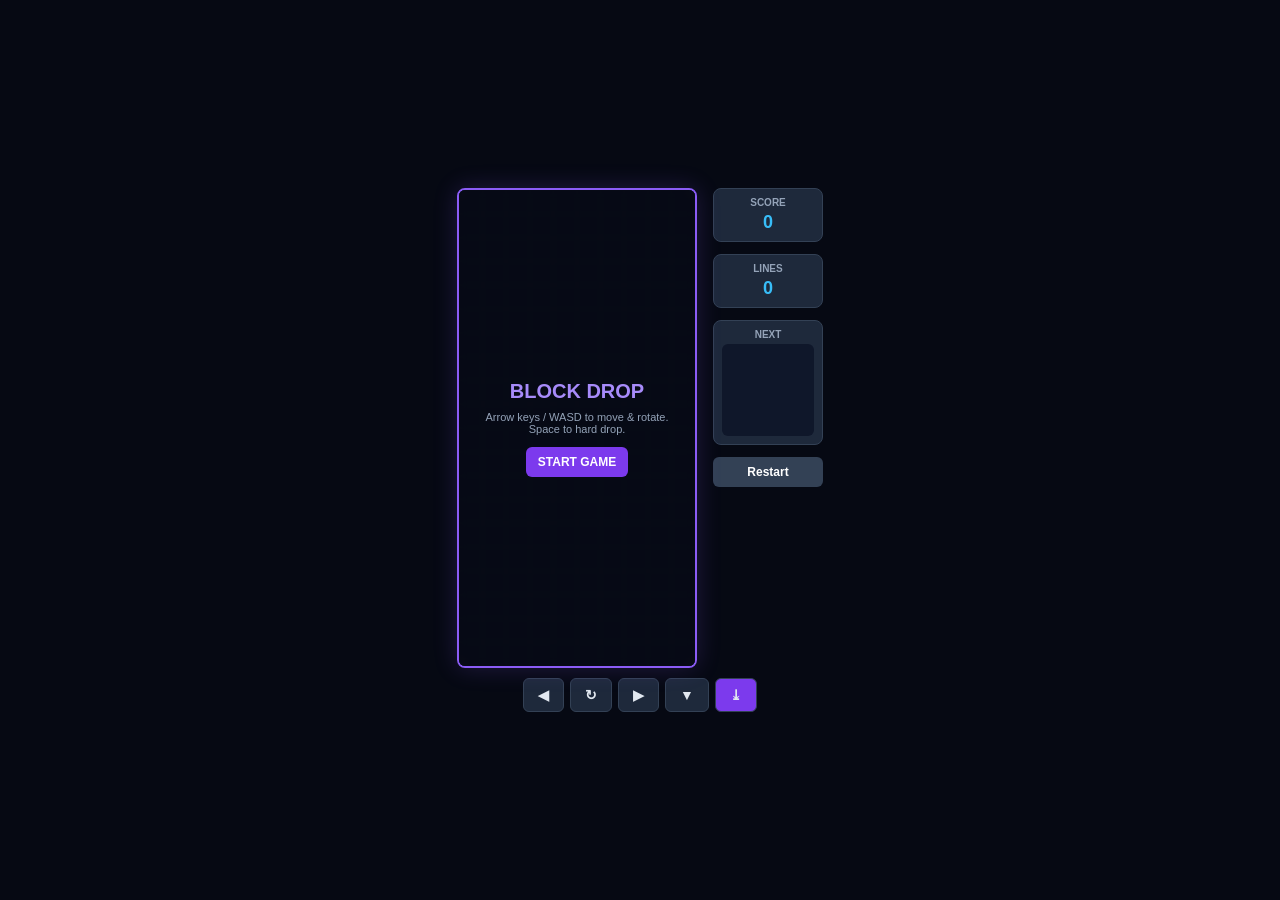
<file: public/games/tetris.html>
<!DOCTYPE html>
<html lang="en">
<head>
  <meta charset="UTF-8">
  <meta name="viewport" content="width=device-width, initial-scale=1.0, user-scalable=no">
  <title>Block Drop Classic</title>
  <style>
    * { box-sizing: border-box; margin: 0; padding: 0; user-select: none; }
    body {
      background: #060913;
      color: #f8fafc;
      font-family: -apple-system, BlinkMacSystemFont, "Segoe UI", Roboto, sans-serif;
      display: flex;
      flex-direction: column;
      align-items: center;
      justify-content: center;
      min-height: 100vh;
      overflow: hidden;
      padding: 8px;
    }
    #game-layout {
      display: flex;
      gap: 16px;
      align-items: flex-start;
      max-width: 95vw;
    }
    #canvas-container {
      position: relative;
      width: 240px;
      height: 480px;
      max-height: 80vh;
      border: 2px solid #8b5cf6;
      border-radius: 8px;
      overflow: hidden;
      box-shadow: 0 0 25px rgba(139, 92, 246, 0.2);
    }
    canvas {
      width: 100%;
      height: 100%;
      background: #0f172a;
      display: block;
    }
    #sidebar {
      display: flex;
      flex-direction: column;
      gap: 12px;
      width: 110px;
    }
    .panel {
      background: #1e293b;
      border: 1px solid #334155;
      border-radius: 8px;
      padding: 8px;
      text-align: center;
    }
    .panel-label {
      font-size: 10px;
      font-weight: 700;
      color: #94a3b8;
      text-transform: uppercase;
      margin-bottom: 4px;
    }
    .panel-val {
      font-size: 18px;
      font-weight: 800;
      color: #38bdf8;
    }
    #nextCanvas {
      background: #0f172a;
      border-radius: 6px;
      margin-top: 4px;
    }
    button {
      background: #7c3aed;
      color: white;
      border: none;
      padding: 8px 12px;
      border-radius: 6px;
      font-weight: 700;
      font-size: 12px;
      cursor: pointer;
    }
    button:hover { background: #6d28d9; }
    #overlay {
      position: absolute;
      inset: 0;
      background: rgba(6, 9, 19, 0.88);
      backdrop-filter: blur(4px);
      display: flex;
      flex-direction: column;
      align-items: center;
      justify-content: center;
      padding: 16px;
      text-align: center;
    }
    #overlay.hidden { display: none; }
    h2 { font-size: 20px; color: #a78bfa; margin-bottom: 8px; }
    #dpad {
      display: flex;
      gap: 6px;
      margin-top: 10px;
    }
    .dp-btn {
      padding: 8px 14px;
      background: #1e293b;
      border: 1px solid #334155;
      border-radius: 6px;
      color: #e2e8f0;
      font-size: 14px;
      cursor: pointer;
    }
    .dp-btn:active { background: #7c3aed; }
  </style>
</head>
<body>
  <div id="game-layout">
    <div id="canvas-container">
      <canvas id="tetris" width="240" height="480"></canvas>
      <div id="overlay">
        <h2 id="overlay-title">BLOCK DROP</h2>
        <p style="font-size: 11px; color: #94a3b8; margin-bottom: 12px;">Arrow keys / WASD to move & rotate. Space to hard drop.</p>
        <button id="start-btn">START GAME</button>
      </div>
    </div>

    <div id="sidebar">
      <div class="panel">
        <div class="panel-label">Score</div>
        <div class="panel-val" id="score">0</div>
      </div>
      <div class="panel">
        <div class="panel-label">Lines</div>
        <div class="panel-val" id="lines">0</div>
      </div>
      <div class="panel">
        <div class="panel-label">Next</div>
        <canvas id="nextCanvas" width="80" height="80"></canvas>
      </div>
      <button id="restart-btn" style="background: #334155;">Restart</button>
    </div>
  </div>

  <div id="dpad">
    <button class="dp-btn" id="m-left">◀</button>
    <button class="dp-btn" id="m-rotate">↻</button>
    <button class="dp-btn" id="m-right">▶</button>
    <button class="dp-btn" id="m-down">▼</button>
    <button class="dp-btn" id="m-drop" style="background: #7c3aed;">⤓</button>
  </div>

  <script>
    const canvas = document.getElementById('tetris');
    const ctx = canvas.getContext('2d');
    const nextCanvas = document.getElementById('nextCanvas');
    const nextCtx = nextCanvas.getContext('2d');
    const scoreEl = document.getElementById('score');
    const linesEl = document.getElementById('lines');
    const overlay = document.getElementById('overlay');
    const overlayTitle = document.getElementById('overlay-title');
    const startBtn = document.getElementById('start-btn');
    const restartBtn = document.getElementById('restart-btn');

    const COLS = 10;
    const ROWS = 20;
    const BLOCK_SIZE = 24;

    const SHAPES = [
      { color: '#06b6d4', matrix: [[1, 1, 1, 1]] }, // I
      { color: '#eab308', matrix: [[1, 1], [1, 1]] }, // O
      { color: '#a855f7', matrix: [[0, 1, 0], [1, 1, 1]] }, // T
      { color: '#10b981', matrix: [[0, 1, 1], [1, 1, 0]] }, // S
      { color: '#ef4444', matrix: [[1, 1, 0], [0, 1, 1]] }, // Z
      { color: '#3b82f6', matrix: [[1, 0, 0], [1, 1, 1]] }, // J
      { color: '#f97316', matrix: [[0, 0, 1], [1, 1, 1]] }  // L
    ];

    let grid = createGrid();
    let piece = null;
    let nextPiece = null;
    let score = 0;
    let lines = 0;
    let dropCounter = 0;
    let dropInterval = 800;
    let lastTime = 0;
    let isRunning = false;

    // Web Audio FX
    const audioCtx = new (window.AudioContext || window.webkitAudioContext)();
    function playBeep(freq, dur = 0.05) {
      if (audioCtx.state === 'suspended') audioCtx.resume();
      try {
        const osc = audioCtx.createOscillator();
        const gain = audioCtx.createGain();
        osc.frequency.value = freq;
        gain.gain.setValueAtTime(0.08, audioCtx.currentTime);
        gain.gain.exponentialRampToValueAtTime(0.01, audioCtx.currentTime + dur);
        osc.connect(gain);
        gain.connect(audioCtx.destination);
        osc.start();
        osc.stop(audioCtx.currentTime + dur);
      } catch(e) {}
    }

    function createGrid() {
      return Array.from({ length: ROWS }, () => Array(COLS).fill(0));
    }

    function randomPiece() {
      const type = SHAPES[Math.floor(Math.random() * SHAPES.length)];
      return {
        matrix: type.matrix.map(row => [...row]),
        color: type.color,
        x: Math.floor(COLS / 2) - Math.ceil(type.matrix[0].length / 2),
        y: 0
      };
    }

    function collide(g, p) {
      for (let y = 0; y < p.matrix.length; y++) {
        for (let x = 0; x < p.matrix[y].length; x++) {
          if (p.matrix[y][x] !== 0 &&
              (g[y + p.y] && g[y + p.y][x + p.x]) !== 0) {
            return true;
          }
        }
      }
      return false;
    }

    function merge(g, p) {
      p.matrix.forEach((row, y) => {
        row.forEach((value, x) => {
          if (value !== 0) {
            g[y + p.y][x + p.x] = p.color;
          }
        });
      });
    }

    function rotate(matrix) {
      return matrix[0].map((_, index) => matrix.map(row => row[index]).reverse());
    }

    function playerRotate() {
      const original = piece.matrix;
      piece.matrix = rotate(piece.matrix);
      if (collide(grid, piece)) {
        piece.matrix = original;
      } else {
        playBeep(450, 0.04);
      }
    }

    function playerMove(dir) {
      piece.x += dir;
      if (collide(grid, piece)) {
        piece.x -= dir;
      } else {
        playBeep(350, 0.03);
      }
    }

    function playerDrop() {
      piece.y++;
      if (collide(grid, piece)) {
        piece.y--;
        merge(grid, piece);
        playBeep(250, 0.04);
        clearLines();
        pieceReset();
      }
      dropCounter = 0;
    }

    function hardDrop() {
      while (!collide(grid, piece)) {
        piece.y++;
      }
      piece.y--;
      merge(grid, piece);
      playBeep(500, 0.06);
      clearLines();
      pieceReset();
      dropCounter = 0;
    }

    function pieceReset() {
      piece = nextPiece || randomPiece();
      nextPiece = randomPiece();
      drawNext();
      if (collide(grid, piece)) {
        // Game Over
        isRunning = false;
        overlayTitle.innerText = 'GAME OVER';
        startBtn.innerText = 'TRY AGAIN';
        overlay.classList.remove('hidden');
        playBeep(160, 0.3);
      }
    }

    function clearLines() {
      let cleared = 0;
      outer: for (let y = ROWS - 1; y >= 0; y--) {
        for (let x = 0; x < COLS; x++) {
          if (grid[y][x] === 0) continue outer;
        }
        const row = grid.splice(y, 1)[0].fill(0);
        grid.unshift(row);
        cleared++;
        y++;
      }

      if (cleared > 0) {
        lines += cleared;
        score += [0, 100, 300, 500, 800][cleared];
        scoreEl.innerText = score;
        linesEl.innerText = lines;
        dropInterval = Math.max(150, 800 - lines * 15);
        playBeep(700 + cleared * 100, 0.15);
      }
    }

    function drawNext() {
      nextCtx.fillStyle = '#0f172a';
      nextCtx.fillRect(0, 0, nextCanvas.width, nextCanvas.height);
      const m = nextPiece.matrix;
      const size = 16;
      const ox = (nextCanvas.width - m[0].length * size) / 2;
      const oy = (nextCanvas.height - m.length * size) / 2;

      m.forEach((row, y) => {
        row.forEach((val, x) => {
          if (val !== 0) {
            nextCtx.fillStyle = nextPiece.color;
            nextCtx.fillRect(ox + x * size, oy + y * size, size - 1, size - 1);
          }
        });
      });
    }

    function draw() {
      ctx.fillStyle = '#0f172a';
      ctx.fillRect(0, 0, canvas.width, canvas.height);

      // Grid guidelines
      ctx.strokeStyle = '#1e293b';
      ctx.lineWidth = 0.5;
      for (let x = 0; x <= COLS; x++) {
        ctx.beginPath();
        ctx.moveTo(x * BLOCK_SIZE, 0);
        ctx.lineTo(x * BLOCK_SIZE, canvas.height);
        ctx.stroke();
      }
      for (let y = 0; y <= ROWS; y++) {
        ctx.beginPath();
        ctx.moveTo(0, y * BLOCK_SIZE);
        ctx.lineTo(canvas.width, y * BLOCK_SIZE);
        ctx.stroke();
      }

      // Placed blocks
      grid.forEach((row, y) => {
        row.forEach((value, x) => {
          if (value !== 0) {
            ctx.fillStyle = value;
            ctx.fillRect(x * BLOCK_SIZE + 1, y * BLOCK_SIZE + 1, BLOCK_SIZE - 2, BLOCK_SIZE - 2);
          }
        });
      });

      // Active piece
      if (piece) {
        ctx.fillStyle = piece.color;
        piece.matrix.forEach((row, y) => {
          row.forEach((val, x) => {
            if (val !== 0) {
              ctx.fillRect((piece.x + x) * BLOCK_SIZE + 1, (piece.y + y) * BLOCK_SIZE + 1, BLOCK_SIZE - 2, BLOCK_SIZE - 2);
            }
          });
        });
      }
    }

    function update(time = 0) {
      if (!isRunning) return;
      const deltaTime = time - lastTime;
      lastTime = time;

      dropCounter += deltaTime;
      if (dropCounter > dropInterval) {
        playerDrop();
      }

      draw();
      requestAnimationFrame(update);
    }

    function startGame() {
      grid = createGrid();
      score = 0;
      lines = 0;
      dropInterval = 800;
      scoreEl.innerText = '0';
      linesEl.innerText = '0';
      nextPiece = randomPiece();
      pieceReset();
      overlay.classList.add('hidden');
      isRunning = true;
      lastTime = performance.now();
      requestAnimationFrame(update);
    }

    window.addEventListener('keydown', (e) => {
      if (!isRunning) return;
      if (e.key === 'ArrowLeft' || e.key === 'a' || e.key === 'A') playerMove(-1);
      else if (e.key === 'ArrowRight' || e.key === 'd' || e.key === 'D') playerMove(1);
      else if (e.key === 'ArrowDown' || e.key === 's' || e.key === 'S') playerDrop();
      else if (e.key === 'ArrowUp' || e.key === 'w' || e.key === 'W') playerRotate();
      else if (e.code === 'Space' || e.key === ' ') { e.preventDefault(); hardDrop(); }
    });

    document.getElementById('m-left').onclick = () => { if (isRunning) playerMove(-1); };
    document.getElementById('m-right').onclick = () => { if (isRunning) playerMove(1); };
    document.getElementById('m-rotate').onclick = () => { if (isRunning) playerRotate(); };
    document.getElementById('m-down').onclick = () => { if (isRunning) playerDrop(); };
    document.getElementById('m-drop').onclick = () => { if (isRunning) hardDrop(); };

    startBtn.onclick = startGame;
    restartBtn.onclick = startGame;

    draw();
  </script>
</body>
</html>
</file>
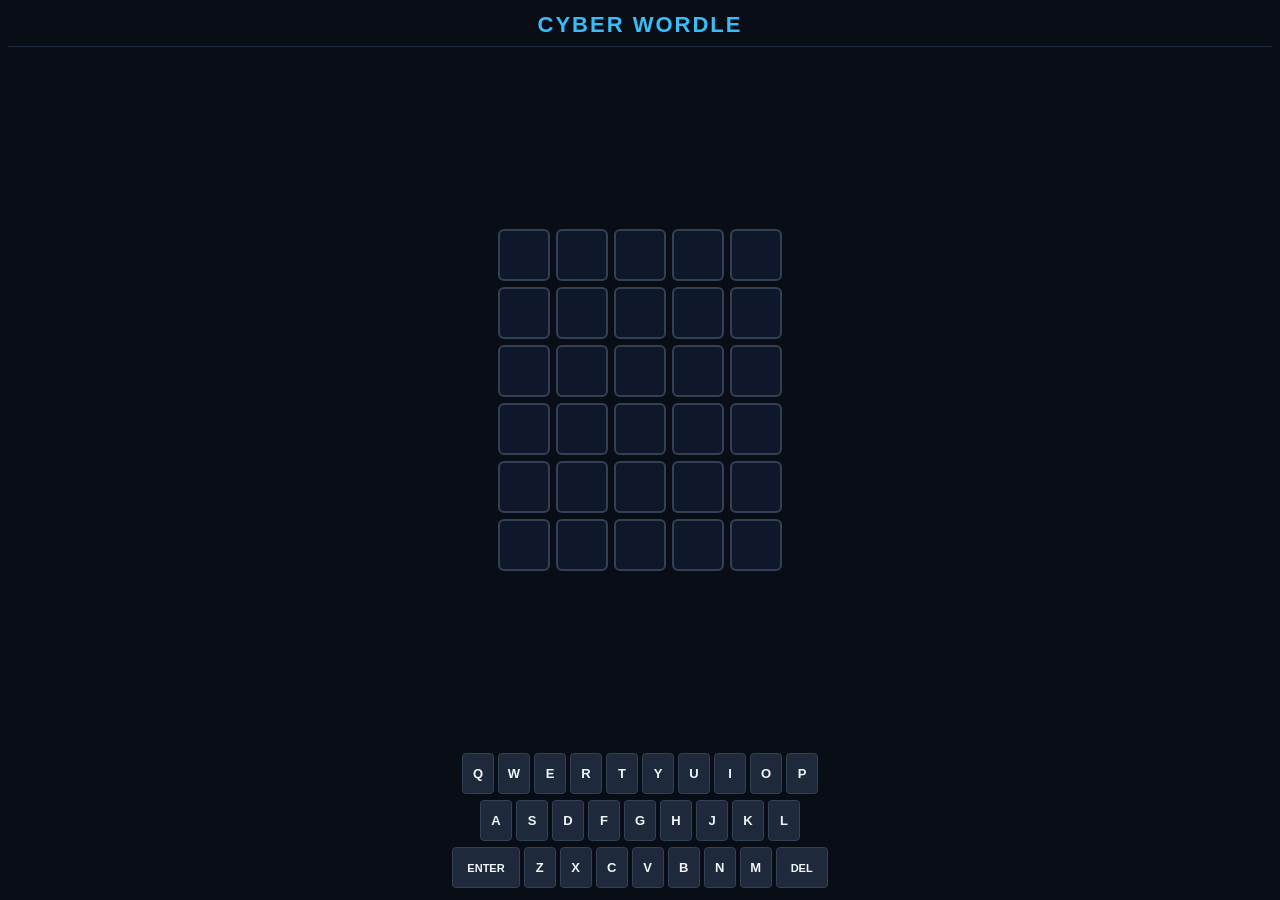
<file: public/games/wordle.html>
<!DOCTYPE html>
<html lang="en">
<head>
  <meta charset="UTF-8">
  <meta name="viewport" content="width=device-width, initial-scale=1.0, user-scalable=no">
  <title>Cyber Wordle</title>
  <style>
    * { box-sizing: border-box; margin: 0; padding: 0; user-select: none; }
    body {
      background: #090d16;
      color: #f8fafc;
      font-family: -apple-system, BlinkMacSystemFont, "Segoe UI", Roboto, sans-serif;
      display: flex;
      flex-direction: column;
      align-items: center;
      justify-content: space-between;
      min-height: 100vh;
      padding: 12px 8px;
    }
    header {
      text-align: center;
      width: 100%;
      border-bottom: 1px solid #1e293b;
      padding-bottom: 8px;
    }
    h1 {
      font-size: 22px;
      font-weight: 800;
      color: #38bdf8;
      letter-spacing: 2px;
    }
    #board {
      display: grid;
      grid-template-rows: repeat(6, 1fr);
      grid-gap: 6px;
      margin: 12px 0;
    }
    .row {
      display: grid;
      grid-template-columns: repeat(5, 1fr);
      grid-gap: 6px;
    }
    .tile {
      width: 52px;
      height: 52px;
      max-width: 14vw;
      max-height: 14vw;
      background: #0f172a;
      border: 2px solid #334155;
      border-radius: 6px;
      display: flex;
      align-items: center;
      justify-content: center;
      font-size: 24px;
      font-weight: 800;
      text-transform: uppercase;
      transition: all 0.25s ease;
    }
    .tile.filled { border-color: #64748b; }
    .tile.correct { background: #10b981; border-color: #10b981; color: white; }
    .tile.present { background: #eab308; border-color: #eab308; color: white; }
    .tile.absent { background: #334155; border-color: #334155; color: #94a3b8; }

    #keyboard {
      display: flex;
      flex-direction: column;
      gap: 6px;
      width: 100%;
      max-width: 480px;
    }
    .kb-row {
      display: flex;
      justify-content: center;
      gap: 4px;
    }
    .key {
      background: #1e293b;
      color: #f1f5f9;
      border: 1px solid #334155;
      border-radius: 4px;
      padding: 12px 8px;
      font-size: 13px;
      font-weight: 700;
      cursor: pointer;
      min-width: 32px;
      display: flex;
      align-items: center;
      justify-content: center;
    }
    .key.wide { padding: 12px 14px; font-size: 11px; }
    .key.correct { background: #10b981; border-color: #10b981; }
    .key.present { background: #eab308; border-color: #eab308; }
    .key.absent { background: #1e293b; opacity: 0.35; }
    .key:active { background: #3b82f6; }

    #toast {
      position: fixed;
      top: 60px;
      background: #f43f5e;
      color: white;
      padding: 8px 16px;
      border-radius: 6px;
      font-size: 13px;
      font-weight: 700;
      opacity: 0;
      transition: opacity 0.2s;
      pointer-events: none;
    }
    #toast.show { opacity: 1; }

    #dialog {
      position: fixed;
      inset: 0;
      background: rgba(9, 13, 22, 0.9);
      backdrop-filter: blur(4px);
      display: flex;
      flex-direction: column;
      align-items: center;
      justify-content: center;
      opacity: 0;
      pointer-events: none;
      transition: opacity 0.2s;
      padding: 20px;
      text-align: center;
    }
    #dialog.show { opacity: 1; pointer-events: auto; }
    #dialog h2 { font-size: 24px; margin-bottom: 8px; color: #38bdf8; }
    #dialog p { font-size: 14px; color: #94a3b8; margin-bottom: 16px; }
    #dialog button {
      background: #0284c7;
      color: white;
      border: none;
      padding: 10px 24px;
      border-radius: 6px;
      font-weight: 700;
      font-size: 14px;
      cursor: pointer;
    }
  </style>
</head>
<body>
  <header>
    <h1>CYBER WORDLE</h1>
  </header>

  <div id="toast">Not enough letters</div>

  <div id="board"></div>

  <div id="keyboard"></div>

  <div id="dialog">
    <h2 id="dlg-title">VICTORY!</h2>
    <p id="dlg-desc">The word was: <b>CYBER</b></p>
    <button id="dlg-btn">PLAY AGAIN</button>
  </div>

  <script>
    const WORDS = [
      'GAMES', 'CYBER', 'ROBOT', 'LASER', 'PIXEL', 'SPACE', 'RADAR', 'DRIVE',
      'BLOCK', 'CHESS', 'AUDIO', 'FLASH', 'SHARK', 'NINJA', 'BLAST', 'POWER',
      'GHOST', 'PULSE', 'QUEST', 'TITAN', 'VAPOR', 'HYPER', 'RETRO', 'TRACK'
    ];

    let targetWord = WORDS[Math.floor(Math.random() * WORDS.length)];
    let currentRow = 0;
    let currentTile = 0;
    let guesses = Array.from({ length: 6 }, () => '');
    let isGameOver = false;

    const board = document.getElementById('board');
    const kb = document.getElementById('keyboard');
    const toast = document.getElementById('toast');
    const dialog = document.getElementById('dialog');
    const dlgTitle = document.getElementById('dlg-title');
    const dlgDesc = document.getElementById('dlg-desc');
    const dlgBtn = document.getElementById('dlg-btn');

    function initBoard() {
      board.innerHTML = '';
      for (let r = 0; r < 6; r++) {
        const row = document.createElement('div');
        row.className = 'row';
        for (let c = 0; c < 5; c++) {
          const tile = document.createElement('div');
          tile.className = 'tile';
          tile.id = `t-${r}-${c}`;
          row.appendChild(tile);
        }
        board.appendChild(row);
      }
    }

    const KEYS = [
      ['Q', 'W', 'E', 'R', 'T', 'Y', 'U', 'I', 'O', 'P'],
      ['A', 'S', 'D', 'F', 'G', 'H', 'J', 'K', 'L'],
      ['ENTER', 'Z', 'X', 'C', 'V', 'B', 'N', 'M', 'DEL']
    ];

    function initKeyboard() {
      kb.innerHTML = '';
      KEYS.forEach(rowKeys => {
        const row = document.createElement('div');
        row.className = 'kb-row';
        rowKeys.forEach(k => {
          const btn = document.createElement('button');
          btn.className = 'key' + (k.length > 1 ? ' wide' : '');
          btn.innerText = k;
          btn.id = 'k-' + k;
          btn.onclick = () => handleInput(k);
          row.appendChild(btn);
        });
        kb.appendChild(row);
      });
    }

    function showToast(msg) {
      toast.innerText = msg;
      toast.classList.add('show');
      setTimeout(() => toast.classList.remove('show'), 1500);
    }

    function handleInput(k) {
      if (isGameOver) return;

      if (k === 'DEL' || k === 'BACKSPACE') {
        if (currentTile > 0) {
          currentTile--;
          guesses[currentRow] = guesses[currentRow].slice(0, -1);
          const t = document.getElementById(`t-${currentRow}-${currentTile}`);
          t.innerText = '';
          t.classList.remove('filled');
        }
      } else if (k === 'ENTER') {
        if (currentTile < 5) {
          showToast('Not enough letters');
          return;
        }
        submitGuess();
      } else if (/^[A-Z]$/i.test(k) && currentTile < 5) {
        const letter = k.toUpperCase();
        guesses[currentRow] += letter;
        const t = document.getElementById(`t-${currentRow}-${currentTile}`);
        t.innerText = letter;
        t.classList.add('filled');
        currentTile++;
      }
    }

    function submitGuess() {
      const guess = guesses[currentRow];
      const targetLetters = targetWord.split('');

      // Check results
      for (let i = 0; i < 5; i++) {
        const t = document.getElementById(`t-${currentRow}-${i}`);
        const letter = guess[i];
        const keyBtn = document.getElementById('k-' + letter);

        if (letter === targetLetters[i]) {
          t.classList.add('correct');
          if (keyBtn) { keyBtn.className = 'key correct'; }
          targetLetters[i] = null;
        } else if (targetLetters.includes(letter)) {
          t.classList.add('present');
          if (keyBtn && !keyBtn.classList.contains('correct')) {
            keyBtn.className = 'key present';
          }
        } else {
          t.classList.add('absent');
          if (keyBtn && !keyBtn.classList.contains('correct') && !keyBtn.classList.contains('present')) {
            keyBtn.className = 'key absent';
          }
        }
      }

      if (guess === targetWord) {
        isGameOver = true;
        setTimeout(() => {
          dlgTitle.innerText = 'SPLENDID!';
          dlgDesc.innerHTML = `You cracked the code in <b>${currentRow + 1}</b> attempts!`;
          dialog.classList.add('show');
        }, 500);
        return;
      }

      currentRow++;
      currentTile = 0;

      if (currentRow >= 6) {
        isGameOver = true;
        setTimeout(() => {
          dlgTitle.innerText = 'MISSION FAILED';
          dlgDesc.innerHTML = `The secret word was: <b>${targetWord}</b>`;
          dialog.classList.add('show');
        }, 500);
      }
    }

    function reset() {
      targetWord = WORDS[Math.floor(Math.random() * WORDS.length)];
      currentRow = 0;
      currentTile = 0;
      guesses = Array.from({ length: 6 }, () => '');
      isGameOver = false;
      dialog.classList.remove('show');
      initBoard();
      initKeyboard();
    }

    window.addEventListener('keydown', (e) => {
      if (e.key === 'Backspace') handleInput('DEL');
      else if (e.key === 'Enter') handleInput('ENTER');
      else if (/^[a-zA-Z]$/.test(e.key)) handleInput(e.key.toUpperCase());
    });

    dlgBtn.onclick = reset;

    initBoard();
    initKeyboard();
  </script>
</body>
</html>
</file>
